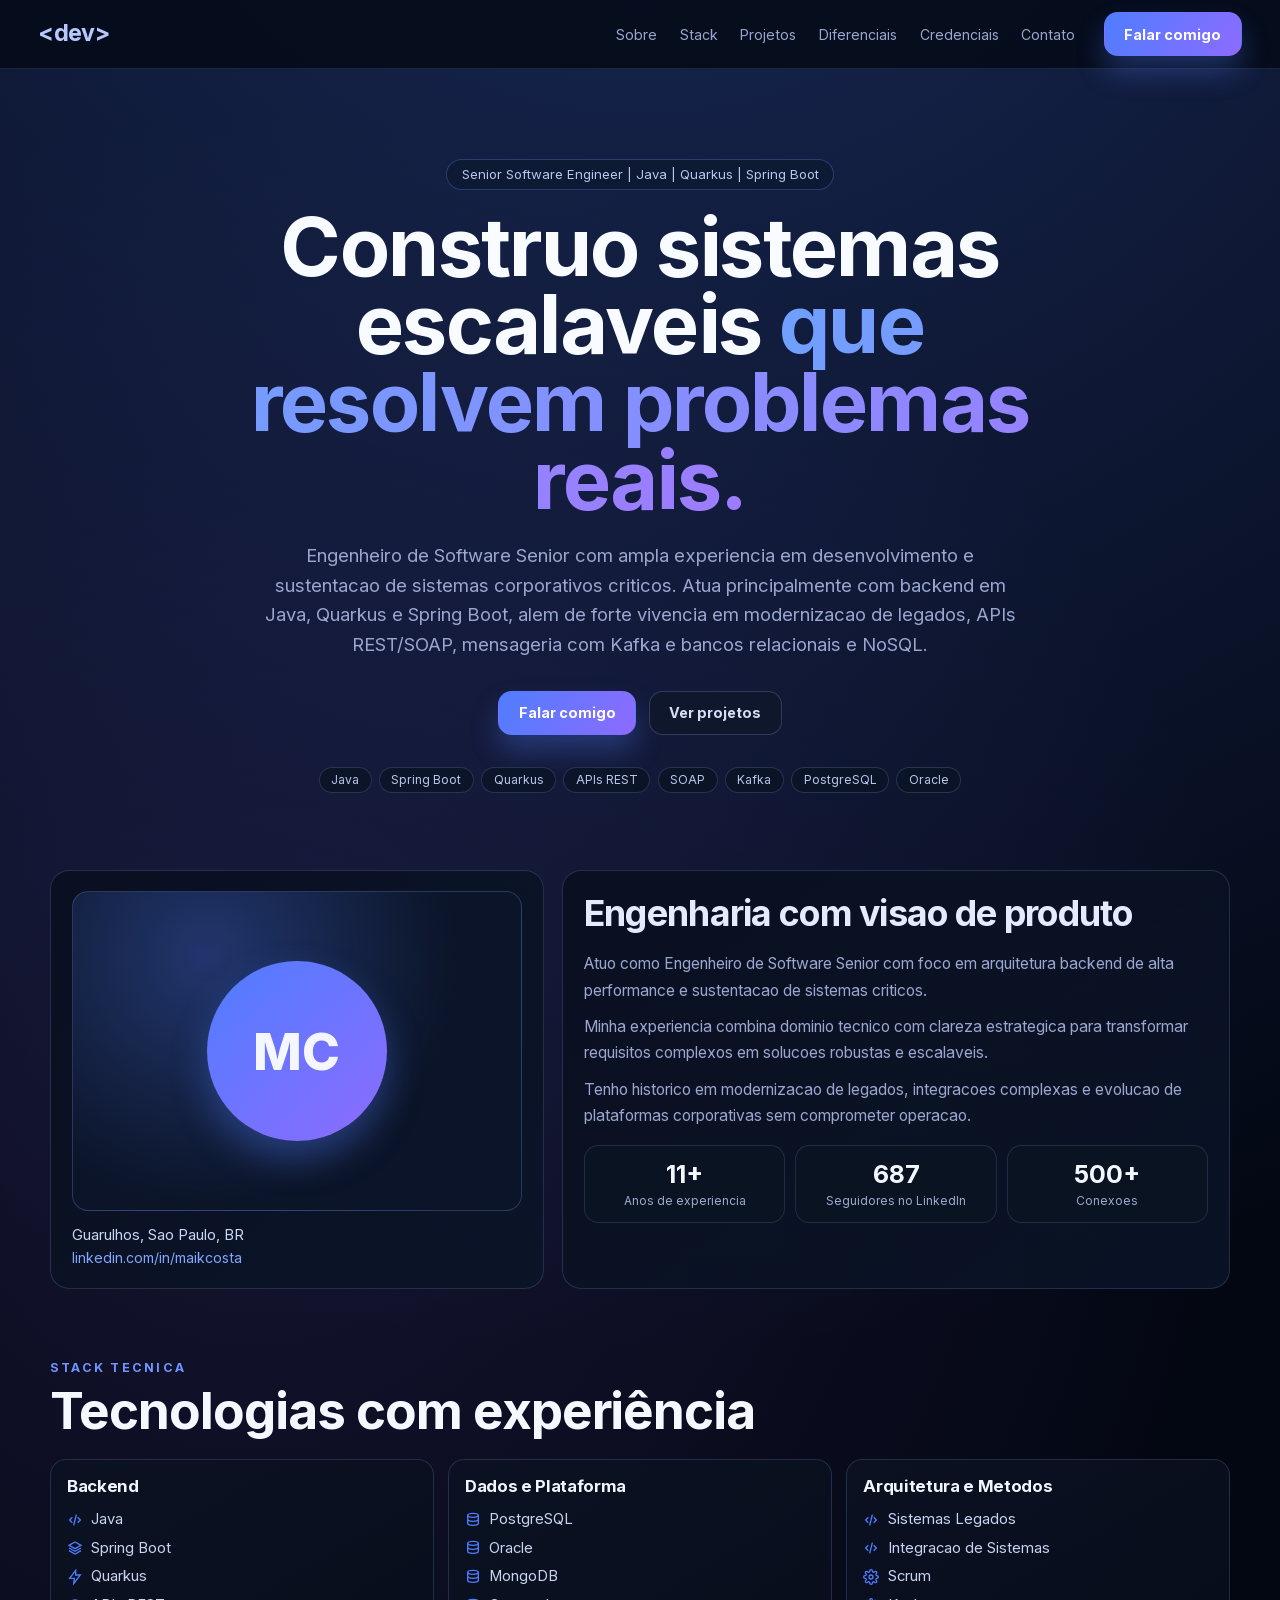
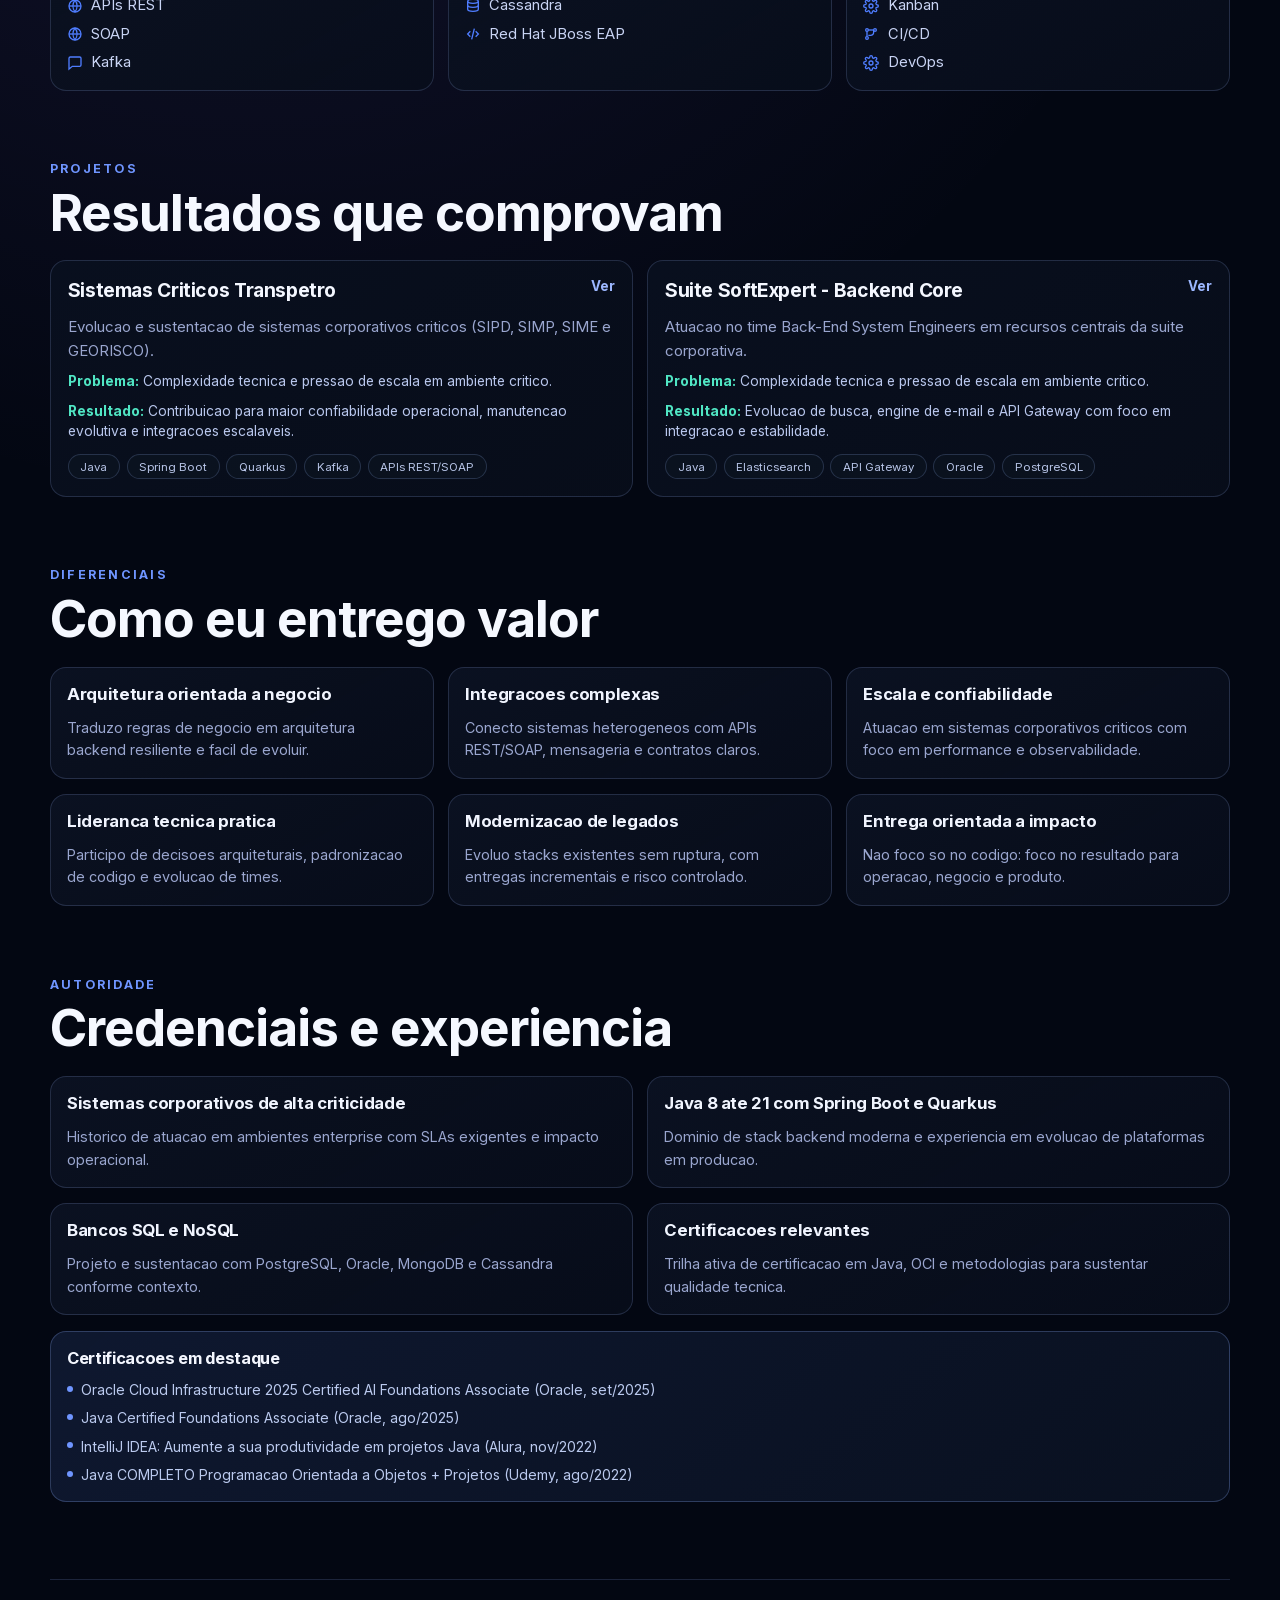
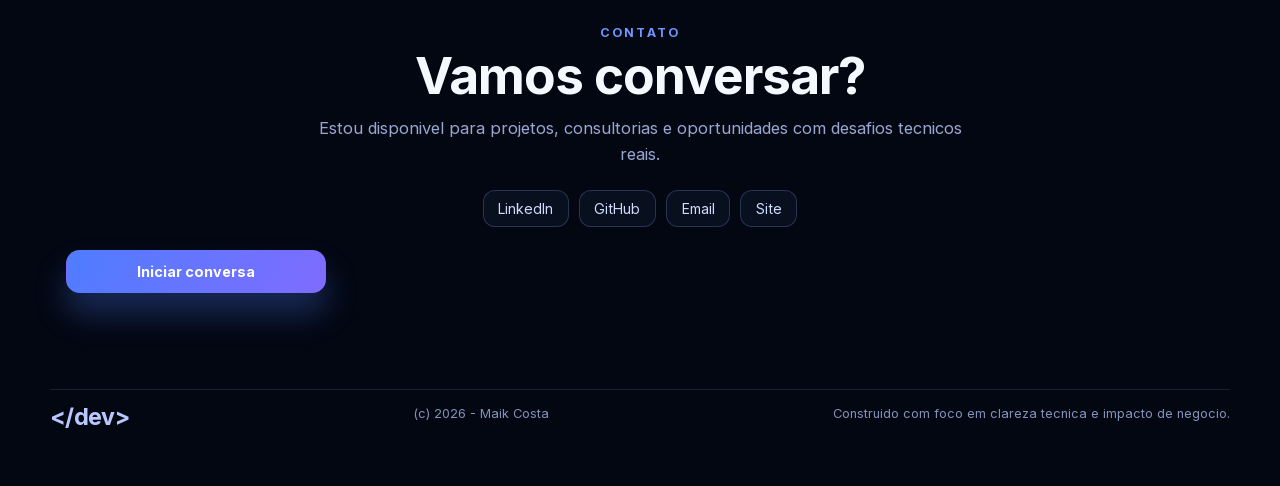
<file: index.html>
<!DOCTYPE html><!--U6UcFWZ_RxDl7Aa_qv_Wx--><html lang="pt-BR"><head><meta charSet="utf-8"/><meta name="viewport" content="width=device-width, initial-scale=1"/><link rel="preload" href="/_next/static/media/70bc3e132a0a741e-s.p.15008bfb.woff2" as="font" crossorigin="" type="font/woff2"/><link rel="preload" href="/_next/static/media/83afe278b6a6bb3c-s.p.3a6ba036.woff2" as="font" crossorigin="" type="font/woff2"/><link rel="stylesheet" href="/_next/static/chunks/51943c7dafcf0f95.css" data-precedence="next"/><link rel="preload" as="script" fetchPriority="low" href="/_next/static/chunks/465f799faf41e6df.js"/><script src="/_next/static/chunks/f2f58a7e93290fbb.js" async=""></script><script src="/_next/static/chunks/dd0f1427c023f099.js" async=""></script><script src="/_next/static/chunks/turbopack-6cf44a6621f324cd.js" async=""></script><script src="/_next/static/chunks/2f236954d6a65e12.js" async=""></script><meta name="next-size-adjust" content=""/><title>Curriculo | Portfolio</title><meta name="description" content="Curriculo moderno e chamativo com foco em impacto e clareza."/><script src="/_next/static/chunks/a6dad97d9634a72d.js" noModule=""></script></head><body class="inter_3645cf4d-module__-KQRRa__variable jetbrains_mono_dc177b0e-module__78ed6G__variable antialiased"><div hidden=""><!--$--><!--/$--></div><div aria-hidden="true" class="pointer-events-none fixed inset-0 -z-10 overflow-hidden"><div class="absolute inset-0 bg-grid opacity-[0.35]"></div><div class="float-orb absolute -top-40 right-[-10%] h-[320px] w-[320px] rounded-full bg-[radial-gradient(circle_at_center,rgba(255,111,60,0.35),transparent_70%)] blur-3xl"></div><div class="float-orb float-orb-slow absolute bottom-[-120px] left-[-10%] h-[380px] w-[380px] rounded-full bg-[radial-gradient(circle_at_center,rgba(47,128,237,0.25),transparent_70%)] blur-3xl"></div></div><div class="relative z-10"><main class="page-shell"><header class="site-header reveal" style="--delay:0.02s"><div class="site-header-inner"><a href="#sobre" class="brand dev-tag">&lt;dev&gt;</a><nav class="site-nav"><a href="#sobre" class="nav-item">Sobre</a><a href="#stack" class="nav-item">Stack</a><a href="#projetos" class="nav-item">Projetos</a><a href="#diferenciais" class="nav-item">Diferenciais</a><a href="#credenciais" class="nav-item">Credenciais</a><a href="#contato" class="nav-item">Contato</a></nav><a class="btn btn-primary hidden md-inline" href="mailto:maikcosta@gmail.com">Falar comigo</a></div></header><section id="sobre" class="hero reveal" style="--delay:0.08s"><span class="hero-badge">Senior Software Engineer | Java | Quarkus | Spring Boot</span><h1 class="hero-title">Construo sistemas escalaveis<span> que resolvem problemas reais.</span></h1><p class="hero-description">Engenheiro de Software Senior com ampla experiencia em desenvolvimento e sustentacao de sistemas corporativos criticos. Atua principalmente com backend em Java, Quarkus e Spring Boot, alem de forte vivencia em modernizacao de legados, APIs REST/SOAP, mensageria com Kafka e bancos relacionais e NoSQL.</p><div class="hero-actions"><a class="btn btn-primary" href="mailto:maikcosta@gmail.com">Falar comigo</a><a class="btn btn-secondary" href="#projetos">Ver projetos</a></div><div class="tech-pills"><span class="pill">Java</span><span class="pill">Spring Boot</span><span class="pill">Quarkus</span><span class="pill">APIs REST</span><span class="pill">SOAP</span><span class="pill">Kafka</span><span class="pill">PostgreSQL</span><span class="pill">Oracle</span></div></section><section class="about-section reveal" style="--delay:0.14s"><article class="about-profile"><div class="avatar-shell"><div class="avatar-core">MC</div></div><p class="about-location">Guarulhos, Sao Paulo, BR</p><a href="https://www.linkedin.com/in/maikcosta/" target="_blank" rel="noreferrer" class="inline-link">linkedin.com/in/maikcosta</a></article><article class="about-content"><h2>Engenharia com visao de produto</h2><p>Atuo como Engenheiro de Software Senior com foco em arquitetura backend de alta performance e sustentacao de sistemas criticos.</p><p>Minha experiencia combina dominio tecnico com clareza estrategica para transformar requisitos complexos em solucoes robustas e escalaveis.</p><p>Tenho historico em modernizacao de legados, integracoes complexas e evolucao de plataformas corporativas sem comprometer operacao.</p><div class="kpi-grid"><div class="kpi-card reveal" style="--delay:0.2s"><strong>11+</strong><span>Anos de experiencia</span></div><div class="kpi-card reveal" style="--delay:0.25s"><strong>687</strong><span>Seguidores no LinkedIn</span></div><div class="kpi-card reveal" style="--delay:0.30000000000000004s"><strong>500+</strong><span>Conexoes</span></div></div></article></section><section id="stack" class="content-section"><div class="section-head"><span>Stack tecnica</span><h2>Tecnologias com experiência</h2></div><div class="stack-grid"><article class="glass-card reveal" style="--delay:0.08s"><h3>Backend</h3><ul class="line-list"><li><span class="line-icon" aria-hidden="true"><svg viewBox="0 0 24 24" fill="none" stroke="currentColor" stroke-width="2"><path d="M8 16L4 12l4-4"></path><path d="M16 8l4 4-4 4"></path><path d="M14 4l-4 16"></path></svg></span><span>Java</span></li><li><span class="line-icon" aria-hidden="true"><svg viewBox="0 0 24 24" fill="none" stroke="currentColor" stroke-width="2"><path d="M12 3l9 5-9 5-9-5 9-5z"></path><path d="M3 12l9 5 9-5"></path><path d="M3 16l9 5 9-5"></path></svg></span><span>Spring Boot</span></li><li><span class="line-icon" aria-hidden="true"><svg viewBox="0 0 24 24" fill="none" stroke="currentColor" stroke-width="2"><path d="M13 2L4 14h7l-1 8 10-13h-7l0-7z"></path></svg></span><span>Quarkus</span></li><li><span class="line-icon" aria-hidden="true"><svg viewBox="0 0 24 24" fill="none" stroke="currentColor" stroke-width="2"><circle cx="12" cy="12" r="9"></circle><path d="M3 12h18"></path><path d="M12 3a15 15 0 0 1 0 18"></path><path d="M12 3a15 15 0 0 0 0 18"></path></svg></span><span>APIs REST</span></li><li><span class="line-icon" aria-hidden="true"><svg viewBox="0 0 24 24" fill="none" stroke="currentColor" stroke-width="2"><circle cx="12" cy="12" r="9"></circle><path d="M3 12h18"></path><path d="M12 3a15 15 0 0 1 0 18"></path><path d="M12 3a15 15 0 0 0 0 18"></path></svg></span><span>SOAP</span></li><li><span class="line-icon" aria-hidden="true"><svg viewBox="0 0 24 24" fill="none" stroke="currentColor" stroke-width="2"><path d="M21 15a2 2 0 0 1-2 2H8l-5 4V5a2 2 0 0 1 2-2h14a2 2 0 0 1 2 2z"></path></svg></span><span>Kafka</span></li></ul></article><article class="glass-card reveal" style="--delay:0.14s"><h3>Dados e Plataforma</h3><ul class="line-list"><li><span class="line-icon" aria-hidden="true"><svg viewBox="0 0 24 24" fill="none" stroke="currentColor" stroke-width="2"><ellipse cx="12" cy="5" rx="8" ry="3"></ellipse><path d="M4 5v6c0 1.7 3.6 3 8 3s8-1.3 8-3V5"></path><path d="M4 11v6c0 1.7 3.6 3 8 3s8-1.3 8-3v-6"></path></svg></span><span>PostgreSQL</span></li><li><span class="line-icon" aria-hidden="true"><svg viewBox="0 0 24 24" fill="none" stroke="currentColor" stroke-width="2"><ellipse cx="12" cy="5" rx="8" ry="3"></ellipse><path d="M4 5v6c0 1.7 3.6 3 8 3s8-1.3 8-3V5"></path><path d="M4 11v6c0 1.7 3.6 3 8 3s8-1.3 8-3v-6"></path></svg></span><span>Oracle</span></li><li><span class="line-icon" aria-hidden="true"><svg viewBox="0 0 24 24" fill="none" stroke="currentColor" stroke-width="2"><ellipse cx="12" cy="5" rx="8" ry="3"></ellipse><path d="M4 5v6c0 1.7 3.6 3 8 3s8-1.3 8-3V5"></path><path d="M4 11v6c0 1.7 3.6 3 8 3s8-1.3 8-3v-6"></path></svg></span><span>MongoDB</span></li><li><span class="line-icon" aria-hidden="true"><svg viewBox="0 0 24 24" fill="none" stroke="currentColor" stroke-width="2"><ellipse cx="12" cy="5" rx="8" ry="3"></ellipse><path d="M4 5v6c0 1.7 3.6 3 8 3s8-1.3 8-3V5"></path><path d="M4 11v6c0 1.7 3.6 3 8 3s8-1.3 8-3v-6"></path></svg></span><span>Cassandra</span></li><li><span class="line-icon" aria-hidden="true"><svg viewBox="0 0 24 24" fill="none" stroke="currentColor" stroke-width="2"><path d="M8 16L4 12l4-4"></path><path d="M16 8l4 4-4 4"></path><path d="M14 4l-4 16"></path></svg></span><span>Red Hat JBoss EAP</span></li></ul></article><article class="glass-card reveal" style="--delay:0.2s"><h3>Arquitetura e Metodos</h3><ul class="line-list"><li><span class="line-icon" aria-hidden="true"><svg viewBox="0 0 24 24" fill="none" stroke="currentColor" stroke-width="2"><path d="M8 16L4 12l4-4"></path><path d="M16 8l4 4-4 4"></path><path d="M14 4l-4 16"></path></svg></span><span>Sistemas Legados</span></li><li><span class="line-icon" aria-hidden="true"><svg viewBox="0 0 24 24" fill="none" stroke="currentColor" stroke-width="2"><path d="M8 16L4 12l4-4"></path><path d="M16 8l4 4-4 4"></path><path d="M14 4l-4 16"></path></svg></span><span>Integracao de Sistemas</span></li><li><span class="line-icon" aria-hidden="true"><svg viewBox="0 0 24 24" fill="none" stroke="currentColor" stroke-width="2"><circle cx="12" cy="12" r="3"></circle><path d="M19.4 15a1.7 1.7 0 0 0 .3 1.8l.1.1a2 2 0 1 1-2.8 2.8l-.1-.1a1.7 1.7 0 0 0-1.8-.3 1.7 1.7 0 0 0-1 1.5V21a2 2 0 1 1-4 0v-.2a1.7 1.7 0 0 0-1-1.5 1.7 1.7 0 0 0-1.8.3l-.1.1a2 2 0 1 1-2.8-2.8l.1-.1a1.7 1.7 0 0 0 .3-1.8 1.7 1.7 0 0 0-1.5-1H3a2 2 0 1 1 0-4h.2a1.7 1.7 0 0 0 1.5-1 1.7 1.7 0 0 0-.3-1.8l-.1-.1a2 2 0 1 1 2.8-2.8l.1.1a1.7 1.7 0 0 0 1.8.3h.1a1.7 1.7 0 0 0 1-1.5V3a2 2 0 1 1 4 0v.2a1.7 1.7 0 0 0 1 1.5h.1a1.7 1.7 0 0 0 1.8-.3l.1-.1a2 2 0 1 1 2.8 2.8l-.1.1a1.7 1.7 0 0 0-.3 1.8v.1a1.7 1.7 0 0 0 1.5 1H21a2 2 0 1 1 0 4h-.2a1.7 1.7 0 0 0-1.4 1z"></path></svg></span><span>Scrum</span></li><li><span class="line-icon" aria-hidden="true"><svg viewBox="0 0 24 24" fill="none" stroke="currentColor" stroke-width="2"><circle cx="12" cy="12" r="3"></circle><path d="M19.4 15a1.7 1.7 0 0 0 .3 1.8l.1.1a2 2 0 1 1-2.8 2.8l-.1-.1a1.7 1.7 0 0 0-1.8-.3 1.7 1.7 0 0 0-1 1.5V21a2 2 0 1 1-4 0v-.2a1.7 1.7 0 0 0-1-1.5 1.7 1.7 0 0 0-1.8.3l-.1.1a2 2 0 1 1-2.8-2.8l.1-.1a1.7 1.7 0 0 0 .3-1.8 1.7 1.7 0 0 0-1.5-1H3a2 2 0 1 1 0-4h.2a1.7 1.7 0 0 0 1.5-1 1.7 1.7 0 0 0-.3-1.8l-.1-.1a2 2 0 1 1 2.8-2.8l.1.1a1.7 1.7 0 0 0 1.8.3h.1a1.7 1.7 0 0 0 1-1.5V3a2 2 0 1 1 4 0v.2a1.7 1.7 0 0 0 1 1.5h.1a1.7 1.7 0 0 0 1.8-.3l.1-.1a2 2 0 1 1 2.8 2.8l-.1.1a1.7 1.7 0 0 0-.3 1.8v.1a1.7 1.7 0 0 0 1.5 1H21a2 2 0 1 1 0 4h-.2a1.7 1.7 0 0 0-1.4 1z"></path></svg></span><span>Kanban</span></li><li><span class="line-icon" aria-hidden="true"><svg viewBox="0 0 24 24" fill="none" stroke="currentColor" stroke-width="2"><circle cx="6" cy="6" r="2"></circle><circle cx="18" cy="6" r="2"></circle><circle cx="6" cy="18" r="2"></circle><path d="M8 6h8"></path><path d="M6 8v8"></path><path d="M16 6v3a5 5 0 0 1-5 5H8"></path></svg></span><span>CI/CD</span></li><li><span class="line-icon" aria-hidden="true"><svg viewBox="0 0 24 24" fill="none" stroke="currentColor" stroke-width="2"><circle cx="12" cy="12" r="3"></circle><path d="M19.4 15a1.7 1.7 0 0 0 .3 1.8l.1.1a2 2 0 1 1-2.8 2.8l-.1-.1a1.7 1.7 0 0 0-1.8-.3 1.7 1.7 0 0 0-1 1.5V21a2 2 0 1 1-4 0v-.2a1.7 1.7 0 0 0-1-1.5 1.7 1.7 0 0 0-1.8.3l-.1.1a2 2 0 1 1-2.8-2.8l.1-.1a1.7 1.7 0 0 0 .3-1.8 1.7 1.7 0 0 0-1.5-1H3a2 2 0 1 1 0-4h.2a1.7 1.7 0 0 0 1.5-1 1.7 1.7 0 0 0-.3-1.8l-.1-.1a2 2 0 1 1 2.8-2.8l.1.1a1.7 1.7 0 0 0 1.8.3h.1a1.7 1.7 0 0 0 1-1.5V3a2 2 0 1 1 4 0v.2a1.7 1.7 0 0 0 1 1.5h.1a1.7 1.7 0 0 0 1.8-.3l.1-.1a2 2 0 1 1 2.8 2.8l-.1.1a1.7 1.7 0 0 0-.3 1.8v.1a1.7 1.7 0 0 0 1.5 1H21a2 2 0 1 1 0 4h-.2a1.7 1.7 0 0 0-1.4 1z"></path></svg></span><span>DevOps</span></li></ul></article></div></section><section id="projetos" class="content-section"><div class="section-head"><span>Projetos</span><h2>Resultados que comprovam</h2></div><div class="project-grid"><article class="project-card reveal" style="--delay:0.1s"><div class="project-top"><h3>Sistemas Criticos Transpetro</h3><a href="https://www.linkedin.com/in/maikcosta/" target="_blank" rel="noreferrer">Ver</a></div><p class="project-paragraph">Evolucao e sustentacao de sistemas corporativos criticos (SIPD, SIMP, SIME e GEORISCO).</p><p class="project-label"><span>Problema:</span> Complexidade tecnica e pressao de escala em ambiente critico.</p><p class="project-label"><span>Resultado:</span> <!-- -->Contribuicao para maior confiabilidade operacional, manutencao evolutiva e integracoes escalaveis.</p><div class="tag-row"><span class="pill subtle">Java</span><span class="pill subtle">Spring Boot</span><span class="pill subtle">Quarkus</span><span class="pill subtle">Kafka</span><span class="pill subtle">APIs REST/SOAP</span></div></article><article class="project-card reveal" style="--delay:0.18s"><div class="project-top"><h3>Suite SoftExpert - Backend Core</h3><a href="https://www.linkedin.com/in/maikcosta/" target="_blank" rel="noreferrer">Ver</a></div><p class="project-paragraph">Atuacao no time Back-End System Engineers em recursos centrais da suite corporativa.</p><p class="project-label"><span>Problema:</span> Complexidade tecnica e pressao de escala em ambiente critico.</p><p class="project-label"><span>Resultado:</span> <!-- -->Evolucao de busca, engine de e-mail e API Gateway com foco em integracao e estabilidade.</p><div class="tag-row"><span class="pill subtle">Java</span><span class="pill subtle">Elasticsearch</span><span class="pill subtle">API Gateway</span><span class="pill subtle">Oracle</span><span class="pill subtle">PostgreSQL</span></div></article></div></section><section id="diferenciais" class="content-section"><div class="section-head"><span>Diferenciais</span><h2>Como eu entrego valor</h2></div><div class="card-grid"><article class="glass-card reveal" style="--delay:0.08s"><h3>Arquitetura orientada a negocio</h3><p>Traduzo regras de negocio em arquitetura backend resiliente e facil de evoluir.</p></article><article class="glass-card reveal" style="--delay:0.13s"><h3>Integracoes complexas</h3><p>Conecto sistemas heterogeneos com APIs REST/SOAP, mensageria e contratos claros.</p></article><article class="glass-card reveal" style="--delay:0.18s"><h3>Escala e confiabilidade</h3><p>Atuacao em sistemas corporativos criticos com foco em performance e observabilidade.</p></article><article class="glass-card reveal" style="--delay:0.23000000000000004s"><h3>Lideranca tecnica pratica</h3><p>Participo de decisoes arquiteturais, padronizacao de codigo e evolucao de times.</p></article><article class="glass-card reveal" style="--delay:0.28s"><h3>Modernizacao de legados</h3><p>Evoluo stacks existentes sem ruptura, com entregas incrementais e risco controlado.</p></article><article class="glass-card reveal" style="--delay:0.33s"><h3>Entrega orientada a impacto</h3><p>Nao foco so no codigo: foco no resultado para operacao, negocio e produto.</p></article></div></section><section id="credenciais" class="content-section"><div class="section-head"><span>Autoridade</span><h2>Credenciais e experiencia</h2></div><div class="card-grid compact"><article class="glass-card reveal" style="--delay:0.08s"><h3>Sistemas corporativos de alta criticidade</h3><p>Historico de atuacao em ambientes enterprise com SLAs exigentes e impacto operacional.</p></article><article class="glass-card reveal" style="--delay:0.13s"><h3>Java 8 ate 21 com Spring Boot e Quarkus</h3><p>Dominio de stack backend moderna e experiencia em evolucao de plataformas em producao.</p></article><article class="glass-card reveal" style="--delay:0.18s"><h3>Bancos SQL e NoSQL</h3><p>Projeto e sustentacao com PostgreSQL, Oracle, MongoDB e Cassandra conforme contexto.</p></article><article class="glass-card reveal" style="--delay:0.23000000000000004s"><h3>Certificacoes relevantes</h3><p>Trilha ativa de certificacao em Java, OCI e metodologias para sustentar qualidade tecnica.</p></article></div><div class="cert-shell reveal" style="--delay:0.24s"><h3>Certificacoes em destaque</h3><ul><li>Oracle Cloud Infrastructure 2025 Certified AI Foundations Associate (Oracle, set/2025)</li><li>Java Certified Foundations Associate (Oracle, ago/2025)</li><li>IntelliJ IDEA: Aumente a sua produtividade em projetos Java (Alura, nov/2022)</li><li>Java COMPLETO Programacao Orientada a Objetos + Projetos (Udemy, ago/2022)</li></ul></div></section><section id="contato" class="contact-section reveal" style="--delay:0.12s"><div class="section-head centered"><span>Contato</span><h2>Vamos conversar?</h2><p>Estou disponivel para projetos, consultorias e oportunidades com desafios tecnicos reais.</p></div><div class="contact-links"><a href="https://www.linkedin.com/in/maikcosta/" target="_blank" rel="noreferrer">LinkedIn</a><a href="https://github.com/maikcosta" target="_blank" rel="noreferrer">GitHub</a><a href="mailto:maikcosta@gmail.com">Email</a><a href="https://maikcosta.github.io/" target="_blank" rel="noreferrer">Site</a></div><a class="btn btn-cta" href="mailto:maikcosta@gmail.com">Iniciar conversa</a></section><footer class="site-footer"><span class="footer-end-tag dev-tag">&lt;/dev&gt;</span><span>(c) 2026 - Maik Costa</span><span>Construido com foco em clareza tecnica e impacto de negocio.</span></footer></main><!--$--><!--/$--></div><script src="/_next/static/chunks/465f799faf41e6df.js" id="_R_" async=""></script><script>(self.__next_f=self.__next_f||[]).push([0])</script><script>self.__next_f.push([1,"1:\"$Sreact.fragment\"\n2:I[39756,[\"/_next/static/chunks/2f236954d6a65e12.js\"],\"default\"]\n3:I[37457,[\"/_next/static/chunks/2f236954d6a65e12.js\"],\"default\"]\nf:I[68027,[\"/_next/static/chunks/2f236954d6a65e12.js\"],\"default\"]\n:HL[\"/_next/static/chunks/51943c7dafcf0f95.css\",\"style\"]\n:HL[\"/_next/static/media/70bc3e132a0a741e-s.p.15008bfb.woff2\",\"font\",{\"crossOrigin\":\"\",\"type\":\"font/woff2\"}]\n:HL[\"/_next/static/media/83afe278b6a6bb3c-s.p.3a6ba036.woff2\",\"font\",{\"crossOrigin\":\"\",\"type\":\"font/woff2\"}]\n"])</script><script>self.__next_f.push([1,"0:{\"P\":null,\"b\":\"U6UcFWZ_RxDl7Aa_qv-Wx\",\"c\":[\"\",\"\"],\"q\":\"\",\"i\":false,\"f\":[[[\"\",{\"children\":[\"__PAGE__\",{}]},\"$undefined\",\"$undefined\",true],[[\"$\",\"$1\",\"c\",{\"children\":[[[\"$\",\"link\",\"0\",{\"rel\":\"stylesheet\",\"href\":\"/_next/static/chunks/51943c7dafcf0f95.css\",\"precedence\":\"next\",\"crossOrigin\":\"$undefined\",\"nonce\":\"$undefined\"}]],[\"$\",\"html\",null,{\"lang\":\"pt-BR\",\"children\":[\"$\",\"body\",null,{\"className\":\"inter_3645cf4d-module__-KQRRa__variable jetbrains_mono_dc177b0e-module__78ed6G__variable antialiased\",\"children\":[[\"$\",\"div\",null,{\"aria-hidden\":true,\"className\":\"pointer-events-none fixed inset-0 -z-10 overflow-hidden\",\"children\":[[\"$\",\"div\",null,{\"className\":\"absolute inset-0 bg-grid opacity-[0.35]\"}],[\"$\",\"div\",null,{\"className\":\"float-orb absolute -top-40 right-[-10%] h-[320px] w-[320px] rounded-full bg-[radial-gradient(circle_at_center,rgba(255,111,60,0.35),transparent_70%)] blur-3xl\"}],[\"$\",\"div\",null,{\"className\":\"float-orb float-orb-slow absolute bottom-[-120px] left-[-10%] h-[380px] w-[380px] rounded-full bg-[radial-gradient(circle_at_center,rgba(47,128,237,0.25),transparent_70%)] blur-3xl\"}]]}],[\"$\",\"div\",null,{\"className\":\"relative z-10\",\"children\":[\"$\",\"$L2\",null,{\"parallelRouterKey\":\"children\",\"error\":\"$undefined\",\"errorStyles\":\"$undefined\",\"errorScripts\":\"$undefined\",\"template\":[\"$\",\"$L3\",null,{}],\"templateStyles\":\"$undefined\",\"templateScripts\":\"$undefined\",\"notFound\":[[[\"$\",\"title\",null,{\"children\":\"404: This page could not be found.\"}],[\"$\",\"div\",null,{\"style\":{\"fontFamily\":\"system-ui,\\\"Segoe UI\\\",Roboto,Helvetica,Arial,sans-serif,\\\"Apple Color Emoji\\\",\\\"Segoe UI Emoji\\\"\",\"height\":\"100vh\",\"textAlign\":\"center\",\"display\":\"flex\",\"flexDirection\":\"column\",\"alignItems\":\"center\",\"justifyContent\":\"center\"},\"children\":[\"$\",\"div\",null,{\"children\":[[\"$\",\"style\",null,{\"dangerouslySetInnerHTML\":{\"__html\":\"body{color:#000;background:#fff;margin:0}.next-error-h1{border-right:1px solid rgba(0,0,0,.3)}@media (prefers-color-scheme:dark){body{color:#fff;background:#000}.next-error-h1{border-right:1px solid rgba(255,255,255,.3)}}\"}}],[\"$\",\"h1\",null,{\"className\":\"next-error-h1\",\"style\":{\"display\":\"inline-block\",\"margin\":\"0 20px 0 0\",\"padding\":\"0 23px 0 0\",\"fontSize\":24,\"fontWeight\":500,\"verticalAlign\":\"top\",\"lineHeight\":\"49px\"},\"children\":404}],[\"$\",\"div\",null,{\"style\":{\"display\":\"inline-block\"},\"children\":[\"$\",\"h2\",null,{\"style\":{\"fontSize\":14,\"fontWeight\":400,\"lineHeight\":\"49px\",\"margin\":0},\"children\":\"This page could not be found.\"}]}]]}]}]],[]],\"forbidden\":\"$undefined\",\"unauthorized\":\"$undefined\"}]}]]}]}]]}],{\"children\":[[\"$\",\"$1\",\"c\",{\"children\":[[\"$\",\"main\",null,{\"className\":\"page-shell\",\"children\":[[\"$\",\"header\",null,{\"className\":\"site-header reveal\",\"style\":{\"--delay\":\"0.02s\"},\"children\":[\"$\",\"div\",null,{\"className\":\"site-header-inner\",\"children\":[[\"$\",\"a\",null,{\"href\":\"#sobre\",\"className\":\"brand dev-tag\",\"children\":\"\u003cdev\u003e\"}],[\"$\",\"nav\",null,{\"className\":\"site-nav\",\"children\":[[\"$\",\"a\",\"#sobre\",{\"href\":\"#sobre\",\"className\":\"nav-item\",\"children\":\"Sobre\"}],[\"$\",\"a\",\"#stack\",{\"href\":\"#stack\",\"className\":\"nav-item\",\"children\":\"Stack\"}],[\"$\",\"a\",\"#projetos\",{\"href\":\"#projetos\",\"className\":\"nav-item\",\"children\":\"Projetos\"}],[\"$\",\"a\",\"#diferenciais\",{\"href\":\"#diferenciais\",\"className\":\"nav-item\",\"children\":\"Diferenciais\"}],[\"$\",\"a\",\"#credenciais\",{\"href\":\"#credenciais\",\"className\":\"nav-item\",\"children\":\"Credenciais\"}],[\"$\",\"a\",\"#contato\",{\"href\":\"#contato\",\"className\":\"nav-item\",\"children\":\"Contato\"}]]}],[\"$\",\"a\",null,{\"className\":\"btn btn-primary hidden md-inline\",\"href\":\"mailto:maikcosta@gmail.com\",\"children\":\"Falar comigo\"}]]}]}],[\"$\",\"section\",null,{\"id\":\"sobre\",\"className\":\"hero reveal\",\"style\":{\"--delay\":\"0.08s\"},\"children\":[[\"$\",\"span\",null,{\"className\":\"hero-badge\",\"children\":\"Senior Software Engineer | Java | Quarkus | Spring Boot\"}],[\"$\",\"h1\",null,{\"className\":\"hero-title\",\"children\":[\"Construo sistemas escalaveis\",[\"$\",\"span\",null,{\"children\":\" que resolvem problemas reais.\"}]]}],[\"$\",\"p\",null,{\"className\":\"hero-description\",\"children\":\"Engenheiro de Software Senior com ampla experiencia em desenvolvimento e sustentacao de sistemas corporativos criticos. Atua principalmente com backend em Java, Quarkus e Spring Boot, alem de forte vivencia em modernizacao de legados, APIs REST/SOAP, mensageria com Kafka e bancos relacionais e NoSQL.\"}],[\"$\",\"div\",null,{\"className\":\"hero-actions\",\"children\":[[\"$\",\"a\",null,{\"className\":\"btn btn-primary\",\"href\":\"mailto:maikcosta@gmail.com\",\"children\":\"Falar comigo\"}],\"$L4\"]}],\"$L5\"]}],\"$L6\",\"$L7\",\"$L8\",\"$L9\",\"$La\",\"$Lb\",\"$Lc\"]}],null,\"$Ld\"]}],{},null,false,false]},null,false,false],\"$Le\",false]],\"m\":\"$undefined\",\"G\":[\"$f\",[]],\"S\":true}\n"])</script><script>self.__next_f.push([1,"12:I[97367,[\"/_next/static/chunks/2f236954d6a65e12.js\"],\"OutletBoundary\"]\n13:\"$Sreact.suspense\"\n15:I[97367,[\"/_next/static/chunks/2f236954d6a65e12.js\"],\"ViewportBoundary\"]\n17:I[97367,[\"/_next/static/chunks/2f236954d6a65e12.js\"],\"MetadataBoundary\"]\n4:[\"$\",\"a\",null,{\"className\":\"btn btn-secondary\",\"href\":\"#projetos\",\"children\":\"Ver projetos\"}]\n5:[\"$\",\"div\",null,{\"className\":\"tech-pills\",\"children\":[[\"$\",\"span\",\"Java\",{\"className\":\"pill\",\"children\":\"Java\"}],[\"$\",\"span\",\"Spring Boot\",{\"className\":\"pill\",\"children\":\"Spring Boot\"}],[\"$\",\"span\",\"Quarkus\",{\"className\":\"pill\",\"children\":\"Quarkus\"}],[\"$\",\"span\",\"APIs REST\",{\"className\":\"pill\",\"children\":\"APIs REST\"}],[\"$\",\"span\",\"SOAP\",{\"className\":\"pill\",\"children\":\"SOAP\"}],[\"$\",\"span\",\"Kafka\",{\"className\":\"pill\",\"children\":\"Kafka\"}],[\"$\",\"span\",\"PostgreSQL\",{\"className\":\"pill\",\"children\":\"PostgreSQL\"}],[\"$\",\"span\",\"Oracle\",{\"className\":\"pill\",\"children\":\"Oracle\"}]]}]\n"])</script><script>self.__next_f.push([1,"6:[\"$\",\"section\",null,{\"className\":\"about-section reveal\",\"style\":{\"--delay\":\"0.14s\"},\"children\":[[\"$\",\"article\",null,{\"className\":\"about-profile\",\"children\":[[\"$\",\"div\",null,{\"className\":\"avatar-shell\",\"children\":[\"$\",\"div\",null,{\"className\":\"avatar-core\",\"children\":\"MC\"}]}],[\"$\",\"p\",null,{\"className\":\"about-location\",\"children\":\"Guarulhos, Sao Paulo, BR\"}],[\"$\",\"a\",null,{\"href\":\"https://www.linkedin.com/in/maikcosta/\",\"target\":\"_blank\",\"rel\":\"noreferrer\",\"className\":\"inline-link\",\"children\":\"linkedin.com/in/maikcosta\"}]]}],[\"$\",\"article\",null,{\"className\":\"about-content\",\"children\":[[\"$\",\"h2\",null,{\"children\":\"Engenharia com visao de produto\"}],[\"$\",\"p\",null,{\"children\":\"Atuo como Engenheiro de Software Senior com foco em arquitetura backend de alta performance e sustentacao de sistemas criticos.\"}],[\"$\",\"p\",null,{\"children\":\"Minha experiencia combina dominio tecnico com clareza estrategica para transformar requisitos complexos em solucoes robustas e escalaveis.\"}],[\"$\",\"p\",null,{\"children\":\"Tenho historico em modernizacao de legados, integracoes complexas e evolucao de plataformas corporativas sem comprometer operacao.\"}],[\"$\",\"div\",null,{\"className\":\"kpi-grid\",\"children\":[[\"$\",\"div\",\"Anos de experiencia\",{\"className\":\"kpi-card reveal\",\"style\":{\"--delay\":\"0.2s\"},\"children\":[[\"$\",\"strong\",null,{\"children\":\"11+\"}],[\"$\",\"span\",null,{\"children\":\"Anos de experiencia\"}]]}],[\"$\",\"div\",\"Seguidores no LinkedIn\",{\"className\":\"kpi-card reveal\",\"style\":{\"--delay\":\"0.25s\"},\"children\":[[\"$\",\"strong\",null,{\"children\":\"687\"}],[\"$\",\"span\",null,{\"children\":\"Seguidores no LinkedIn\"}]]}],[\"$\",\"div\",\"Conexoes\",{\"className\":\"kpi-card reveal\",\"style\":{\"--delay\":\"0.30000000000000004s\"},\"children\":[[\"$\",\"strong\",null,{\"children\":\"500+\"}],[\"$\",\"span\",null,{\"children\":\"Conexoes\"}]]}]]}]]}]]}]\n"])</script><script>self.__next_f.push([1,"7:[\"$\",\"section\",null,{\"id\":\"stack\",\"className\":\"content-section\",\"children\":[[\"$\",\"div\",null,{\"className\":\"section-head\",\"children\":[[\"$\",\"span\",null,{\"children\":\"Stack tecnica\"}],[\"$\",\"h2\",null,{\"children\":\"Tecnologias com experiência\"}]]}],[\"$\",\"div\",null,{\"className\":\"stack-grid\",\"children\":[[\"$\",\"article\",\"Backend\",{\"className\":\"glass-card reveal\",\"style\":{\"--delay\":\"0.08s\"},\"children\":[[\"$\",\"h3\",null,{\"children\":\"Backend\"}],[\"$\",\"ul\",null,{\"className\":\"line-list\",\"children\":[[\"$\",\"li\",\"Java\",{\"children\":[[\"$\",\"span\",null,{\"className\":\"line-icon\",\"aria-hidden\":true,\"children\":[\"$\",\"svg\",null,{\"viewBox\":\"0 0 24 24\",\"fill\":\"none\",\"stroke\":\"currentColor\",\"strokeWidth\":\"2\",\"children\":[[\"$\",\"path\",null,{\"d\":\"M8 16L4 12l4-4\"}],[\"$\",\"path\",null,{\"d\":\"M16 8l4 4-4 4\"}],[\"$\",\"path\",null,{\"d\":\"M14 4l-4 16\"}]]}]}],[\"$\",\"span\",null,{\"children\":\"Java\"}]]}],[\"$\",\"li\",\"Spring Boot\",{\"children\":[[\"$\",\"span\",null,{\"className\":\"line-icon\",\"aria-hidden\":true,\"children\":[\"$\",\"svg\",null,{\"viewBox\":\"0 0 24 24\",\"fill\":\"none\",\"stroke\":\"currentColor\",\"strokeWidth\":\"2\",\"children\":[[\"$\",\"path\",null,{\"d\":\"M12 3l9 5-9 5-9-5 9-5z\"}],[\"$\",\"path\",null,{\"d\":\"M3 12l9 5 9-5\"}],[\"$\",\"path\",null,{\"d\":\"M3 16l9 5 9-5\"}]]}]}],[\"$\",\"span\",null,{\"children\":\"Spring Boot\"}]]}],[\"$\",\"li\",\"Quarkus\",{\"children\":[[\"$\",\"span\",null,{\"className\":\"line-icon\",\"aria-hidden\":true,\"children\":[\"$\",\"svg\",null,{\"viewBox\":\"0 0 24 24\",\"fill\":\"none\",\"stroke\":\"currentColor\",\"strokeWidth\":\"2\",\"children\":[\"$\",\"path\",null,{\"d\":\"M13 2L4 14h7l-1 8 10-13h-7l0-7z\"}]}]}],[\"$\",\"span\",null,{\"children\":\"Quarkus\"}]]}],[\"$\",\"li\",\"APIs REST\",{\"children\":[[\"$\",\"span\",null,{\"className\":\"line-icon\",\"aria-hidden\":true,\"children\":[\"$\",\"svg\",null,{\"viewBox\":\"0 0 24 24\",\"fill\":\"none\",\"stroke\":\"currentColor\",\"strokeWidth\":\"2\",\"children\":[[\"$\",\"circle\",null,{\"cx\":\"12\",\"cy\":\"12\",\"r\":\"9\"}],[\"$\",\"path\",null,{\"d\":\"M3 12h18\"}],[\"$\",\"path\",null,{\"d\":\"M12 3a15 15 0 0 1 0 18\"}],[\"$\",\"path\",null,{\"d\":\"M12 3a15 15 0 0 0 0 18\"}]]}]}],[\"$\",\"span\",null,{\"children\":\"APIs REST\"}]]}],[\"$\",\"li\",\"SOAP\",{\"children\":[[\"$\",\"span\",null,{\"className\":\"line-icon\",\"aria-hidden\":true,\"children\":[\"$\",\"svg\",null,{\"viewBox\":\"0 0 24 24\",\"fill\":\"none\",\"stroke\":\"currentColor\",\"strokeWidth\":\"2\",\"children\":[[\"$\",\"circle\",null,{\"cx\":\"12\",\"cy\":\"12\",\"r\":\"9\"}],[\"$\",\"path\",null,{\"d\":\"M3 12h18\"}],[\"$\",\"path\",null,{\"d\":\"M12 3a15 15 0 0 1 0 18\"}],[\"$\",\"path\",null,{\"d\":\"M12 3a15 15 0 0 0 0 18\"}]]}]}],[\"$\",\"span\",null,{\"children\":\"SOAP\"}]]}],[\"$\",\"li\",\"Kafka\",{\"children\":[[\"$\",\"span\",null,{\"className\":\"line-icon\",\"aria-hidden\":true,\"children\":[\"$\",\"svg\",null,{\"viewBox\":\"0 0 24 24\",\"fill\":\"none\",\"stroke\":\"currentColor\",\"strokeWidth\":\"2\",\"children\":[\"$\",\"path\",null,{\"d\":\"M21 15a2 2 0 0 1-2 2H8l-5 4V5a2 2 0 0 1 2-2h14a2 2 0 0 1 2 2z\"}]}]}],[\"$\",\"span\",null,{\"children\":\"Kafka\"}]]}]]}]]}],[\"$\",\"article\",\"Dados e Plataforma\",{\"className\":\"glass-card reveal\",\"style\":{\"--delay\":\"0.14s\"},\"children\":[[\"$\",\"h3\",null,{\"children\":\"Dados e Plataforma\"}],[\"$\",\"ul\",null,{\"className\":\"line-list\",\"children\":[[\"$\",\"li\",\"PostgreSQL\",{\"children\":[[\"$\",\"span\",null,{\"className\":\"line-icon\",\"aria-hidden\":true,\"children\":[\"$\",\"svg\",null,{\"viewBox\":\"0 0 24 24\",\"fill\":\"none\",\"stroke\":\"currentColor\",\"strokeWidth\":\"2\",\"children\":[[\"$\",\"ellipse\",null,{\"cx\":\"12\",\"cy\":\"5\",\"rx\":\"8\",\"ry\":\"3\"}],[\"$\",\"path\",null,{\"d\":\"M4 5v6c0 1.7 3.6 3 8 3s8-1.3 8-3V5\"}],[\"$\",\"path\",null,{\"d\":\"M4 11v6c0 1.7 3.6 3 8 3s8-1.3 8-3v-6\"}]]}]}],[\"$\",\"span\",null,{\"children\":\"PostgreSQL\"}]]}],[\"$\",\"li\",\"Oracle\",{\"children\":[[\"$\",\"span\",null,{\"className\":\"line-icon\",\"aria-hidden\":true,\"children\":[\"$\",\"svg\",null,{\"viewBox\":\"0 0 24 24\",\"fill\":\"none\",\"stroke\":\"currentColor\",\"strokeWidth\":\"2\",\"children\":[[\"$\",\"ellipse\",null,{\"cx\":\"12\",\"cy\":\"5\",\"rx\":\"8\",\"ry\":\"3\"}],[\"$\",\"path\",null,{\"d\":\"M4 5v6c0 1.7 3.6 3 8 3s8-1.3 8-3V5\"}],[\"$\",\"path\",null,{\"d\":\"M4 11v6c0 1.7 3.6 3 8 3s8-1.3 8-3v-6\"}]]}]}],[\"$\",\"span\",null,{\"children\":\"Oracle\"}]]}],[\"$\",\"li\",\"MongoDB\",{\"children\":[[\"$\",\"span\",null,{\"className\":\"line-icon\",\"aria-hidden\":true,\"children\":[\"$\",\"svg\",null,{\"viewBox\":\"0 0 24 24\",\"fill\":\"none\",\"stroke\":\"currentColor\",\"strokeWidth\":\"2\",\"children\":[[\"$\",\"ellipse\",null,{\"cx\":\"12\",\"cy\":\"5\",\"rx\":\"8\",\"ry\":\"3\"}],[\"$\",\"path\",null,{\"d\":\"M4 5v6c0 1.7 3.6 3 8 3s8-1.3 8-3V5\"}],[\"$\",\"path\",null,{\"d\":\"M4 11v6c0 1.7 3.6 3 8 3s8-1.3 8-3v-6\"}]]}]}],[\"$\",\"span\",null,{\"children\":\"MongoDB\"}]]}],[\"$\",\"li\",\"Cassandra\",{\"children\":[[\"$\",\"span\",null,{\"className\":\"line-icon\",\"aria-hidden\":true,\"children\":[\"$\",\"svg\",null,{\"viewBox\":\"0 0 24 24\",\"fill\":\"none\",\"stroke\":\"currentColor\",\"strokeWidth\":\"2\",\"children\":[[\"$\",\"ellipse\",null,{\"cx\":\"12\",\"cy\":\"5\",\"rx\":\"8\",\"ry\":\"3\"}],[\"$\",\"path\",null,{\"d\":\"M4 5v6c0 1.7 3.6 3 8 3s8-1.3 8-3V5\"}],[\"$\",\"path\",null,{\"d\":\"M4 11v6c0 1.7 3.6 3 8 3s8-1.3 8-3v-6\"}]]}]}],[\"$\",\"span\",null,{\"children\":\"Cassandra\"}]]}],[\"$\",\"li\",\"Red Hat JBoss EAP\",{\"children\":[[\"$\",\"span\",null,{\"className\":\"line-icon\",\"aria-hidden\":true,\"children\":[\"$\",\"svg\",null,{\"viewBox\":\"0 0 24 24\",\"fill\":\"none\",\"stroke\":\"currentColor\",\"strokeWidth\":\"2\",\"children\":[[\"$\",\"path\",null,{\"d\":\"M8 16L4 12l4-4\"}],[\"$\",\"path\",null,{\"d\":\"M16 8l4 4-4 4\"}],[\"$\",\"path\",null,{\"d\":\"M14 4l-4 16\"}]]}]}],\"$L10\"]}]]}]]}],\"$L11\"]}]]}]\n"])</script><script>self.__next_f.push([1,"8:[\"$\",\"section\",null,{\"id\":\"projetos\",\"className\":\"content-section\",\"children\":[[\"$\",\"div\",null,{\"className\":\"section-head\",\"children\":[[\"$\",\"span\",null,{\"children\":\"Projetos\"}],[\"$\",\"h2\",null,{\"children\":\"Resultados que comprovam\"}]]}],[\"$\",\"div\",null,{\"className\":\"project-grid\",\"children\":[[\"$\",\"article\",\"Sistemas Criticos Transpetro\",{\"className\":\"project-card reveal\",\"style\":{\"--delay\":\"0.1s\"},\"children\":[[\"$\",\"div\",null,{\"className\":\"project-top\",\"children\":[[\"$\",\"h3\",null,{\"children\":\"Sistemas Criticos Transpetro\"}],[\"$\",\"a\",null,{\"href\":\"https://www.linkedin.com/in/maikcosta/\",\"target\":\"_blank\",\"rel\":\"noreferrer\",\"children\":\"Ver\"}]]}],[\"$\",\"p\",null,{\"className\":\"project-paragraph\",\"children\":\"Evolucao e sustentacao de sistemas corporativos criticos (SIPD, SIMP, SIME e GEORISCO).\"}],[\"$\",\"p\",null,{\"className\":\"project-label\",\"children\":[[\"$\",\"span\",null,{\"children\":\"Problema:\"}],\" Complexidade tecnica e pressao de escala em ambiente critico.\"]}],[\"$\",\"p\",null,{\"className\":\"project-label\",\"children\":[[\"$\",\"span\",null,{\"children\":\"Resultado:\"}],\" \",\"Contribuicao para maior confiabilidade operacional, manutencao evolutiva e integracoes escalaveis.\"]}],[\"$\",\"div\",null,{\"className\":\"tag-row\",\"children\":[[\"$\",\"span\",\"Java\",{\"className\":\"pill subtle\",\"children\":\"Java\"}],[\"$\",\"span\",\"Spring Boot\",{\"className\":\"pill subtle\",\"children\":\"Spring Boot\"}],[\"$\",\"span\",\"Quarkus\",{\"className\":\"pill subtle\",\"children\":\"Quarkus\"}],[\"$\",\"span\",\"Kafka\",{\"className\":\"pill subtle\",\"children\":\"Kafka\"}],[\"$\",\"span\",\"APIs REST/SOAP\",{\"className\":\"pill subtle\",\"children\":\"APIs REST/SOAP\"}]]}]]}],[\"$\",\"article\",\"Suite SoftExpert - Backend Core\",{\"className\":\"project-card reveal\",\"style\":{\"--delay\":\"0.18s\"},\"children\":[[\"$\",\"div\",null,{\"className\":\"project-top\",\"children\":[[\"$\",\"h3\",null,{\"children\":\"Suite SoftExpert - Backend Core\"}],[\"$\",\"a\",null,{\"href\":\"https://www.linkedin.com/in/maikcosta/\",\"target\":\"_blank\",\"rel\":\"noreferrer\",\"children\":\"Ver\"}]]}],[\"$\",\"p\",null,{\"className\":\"project-paragraph\",\"children\":\"Atuacao no time Back-End System Engineers em recursos centrais da suite corporativa.\"}],[\"$\",\"p\",null,{\"className\":\"project-label\",\"children\":[[\"$\",\"span\",null,{\"children\":\"Problema:\"}],\" Complexidade tecnica e pressao de escala em ambiente critico.\"]}],[\"$\",\"p\",null,{\"className\":\"project-label\",\"children\":[[\"$\",\"span\",null,{\"children\":\"Resultado:\"}],\" \",\"Evolucao de busca, engine de e-mail e API Gateway com foco em integracao e estabilidade.\"]}],[\"$\",\"div\",null,{\"className\":\"tag-row\",\"children\":[[\"$\",\"span\",\"Java\",{\"className\":\"pill subtle\",\"children\":\"Java\"}],[\"$\",\"span\",\"Elasticsearch\",{\"className\":\"pill subtle\",\"children\":\"Elasticsearch\"}],[\"$\",\"span\",\"API Gateway\",{\"className\":\"pill subtle\",\"children\":\"API Gateway\"}],[\"$\",\"span\",\"Oracle\",{\"className\":\"pill subtle\",\"children\":\"Oracle\"}],[\"$\",\"span\",\"PostgreSQL\",{\"className\":\"pill subtle\",\"children\":\"PostgreSQL\"}]]}]]}]]}]]}]\n"])</script><script>self.__next_f.push([1,"9:[\"$\",\"section\",null,{\"id\":\"diferenciais\",\"className\":\"content-section\",\"children\":[[\"$\",\"div\",null,{\"className\":\"section-head\",\"children\":[[\"$\",\"span\",null,{\"children\":\"Diferenciais\"}],[\"$\",\"h2\",null,{\"children\":\"Como eu entrego valor\"}]]}],[\"$\",\"div\",null,{\"className\":\"card-grid\",\"children\":[[\"$\",\"article\",\"Arquitetura orientada a negocio\",{\"className\":\"glass-card reveal\",\"style\":{\"--delay\":\"0.08s\"},\"children\":[[\"$\",\"h3\",null,{\"children\":\"Arquitetura orientada a negocio\"}],[\"$\",\"p\",null,{\"children\":\"Traduzo regras de negocio em arquitetura backend resiliente e facil de evoluir.\"}]]}],[\"$\",\"article\",\"Integracoes complexas\",{\"className\":\"glass-card reveal\",\"style\":{\"--delay\":\"0.13s\"},\"children\":[[\"$\",\"h3\",null,{\"children\":\"Integracoes complexas\"}],[\"$\",\"p\",null,{\"children\":\"Conecto sistemas heterogeneos com APIs REST/SOAP, mensageria e contratos claros.\"}]]}],[\"$\",\"article\",\"Escala e confiabilidade\",{\"className\":\"glass-card reveal\",\"style\":{\"--delay\":\"0.18s\"},\"children\":[[\"$\",\"h3\",null,{\"children\":\"Escala e confiabilidade\"}],[\"$\",\"p\",null,{\"children\":\"Atuacao em sistemas corporativos criticos com foco em performance e observabilidade.\"}]]}],[\"$\",\"article\",\"Lideranca tecnica pratica\",{\"className\":\"glass-card reveal\",\"style\":{\"--delay\":\"0.23000000000000004s\"},\"children\":[[\"$\",\"h3\",null,{\"children\":\"Lideranca tecnica pratica\"}],[\"$\",\"p\",null,{\"children\":\"Participo de decisoes arquiteturais, padronizacao de codigo e evolucao de times.\"}]]}],[\"$\",\"article\",\"Modernizacao de legados\",{\"className\":\"glass-card reveal\",\"style\":{\"--delay\":\"0.28s\"},\"children\":[[\"$\",\"h3\",null,{\"children\":\"Modernizacao de legados\"}],[\"$\",\"p\",null,{\"children\":\"Evoluo stacks existentes sem ruptura, com entregas incrementais e risco controlado.\"}]]}],[\"$\",\"article\",\"Entrega orientada a impacto\",{\"className\":\"glass-card reveal\",\"style\":{\"--delay\":\"0.33s\"},\"children\":[[\"$\",\"h3\",null,{\"children\":\"Entrega orientada a impacto\"}],[\"$\",\"p\",null,{\"children\":\"Nao foco so no codigo: foco no resultado para operacao, negocio e produto.\"}]]}]]}]]}]\n"])</script><script>self.__next_f.push([1,"a:[\"$\",\"section\",null,{\"id\":\"credenciais\",\"className\":\"content-section\",\"children\":[[\"$\",\"div\",null,{\"className\":\"section-head\",\"children\":[[\"$\",\"span\",null,{\"children\":\"Autoridade\"}],[\"$\",\"h2\",null,{\"children\":\"Credenciais e experiencia\"}]]}],[\"$\",\"div\",null,{\"className\":\"card-grid compact\",\"children\":[[\"$\",\"article\",\"Sistemas corporativos de alta criticidade\",{\"className\":\"glass-card reveal\",\"style\":{\"--delay\":\"0.08s\"},\"children\":[[\"$\",\"h3\",null,{\"children\":\"Sistemas corporativos de alta criticidade\"}],[\"$\",\"p\",null,{\"children\":\"Historico de atuacao em ambientes enterprise com SLAs exigentes e impacto operacional.\"}]]}],[\"$\",\"article\",\"Java 8 ate 21 com Spring Boot e Quarkus\",{\"className\":\"glass-card reveal\",\"style\":{\"--delay\":\"0.13s\"},\"children\":[[\"$\",\"h3\",null,{\"children\":\"Java 8 ate 21 com Spring Boot e Quarkus\"}],[\"$\",\"p\",null,{\"children\":\"Dominio de stack backend moderna e experiencia em evolucao de plataformas em producao.\"}]]}],[\"$\",\"article\",\"Bancos SQL e NoSQL\",{\"className\":\"glass-card reveal\",\"style\":{\"--delay\":\"0.18s\"},\"children\":[[\"$\",\"h3\",null,{\"children\":\"Bancos SQL e NoSQL\"}],[\"$\",\"p\",null,{\"children\":\"Projeto e sustentacao com PostgreSQL, Oracle, MongoDB e Cassandra conforme contexto.\"}]]}],[\"$\",\"article\",\"Certificacoes relevantes\",{\"className\":\"glass-card reveal\",\"style\":{\"--delay\":\"0.23000000000000004s\"},\"children\":[[\"$\",\"h3\",null,{\"children\":\"Certificacoes relevantes\"}],[\"$\",\"p\",null,{\"children\":\"Trilha ativa de certificacao em Java, OCI e metodologias para sustentar qualidade tecnica.\"}]]}]]}],[\"$\",\"div\",null,{\"className\":\"cert-shell reveal\",\"style\":{\"--delay\":\"0.24s\"},\"children\":[[\"$\",\"h3\",null,{\"children\":\"Certificacoes em destaque\"}],[\"$\",\"ul\",null,{\"children\":[[\"$\",\"li\",\"Oracle Cloud Infrastructure 2025 Certified AI Foundations Associate (Oracle, set/2025)\",{\"children\":\"Oracle Cloud Infrastructure 2025 Certified AI Foundations Associate (Oracle, set/2025)\"}],[\"$\",\"li\",\"Java Certified Foundations Associate (Oracle, ago/2025)\",{\"children\":\"Java Certified Foundations Associate (Oracle, ago/2025)\"}],[\"$\",\"li\",\"IntelliJ IDEA: Aumente a sua produtividade em projetos Java (Alura, nov/2022)\",{\"children\":\"IntelliJ IDEA: Aumente a sua produtividade em projetos Java (Alura, nov/2022)\"}],[\"$\",\"li\",\"Java COMPLETO Programacao Orientada a Objetos + Projetos (Udemy, ago/2022)\",{\"children\":\"Java COMPLETO Programacao Orientada a Objetos + Projetos (Udemy, ago/2022)\"}]]}]]}]]}]\n"])</script><script>self.__next_f.push([1,"b:[\"$\",\"section\",null,{\"id\":\"contato\",\"className\":\"contact-section reveal\",\"style\":{\"--delay\":\"0.12s\"},\"children\":[[\"$\",\"div\",null,{\"className\":\"section-head centered\",\"children\":[[\"$\",\"span\",null,{\"children\":\"Contato\"}],[\"$\",\"h2\",null,{\"children\":\"Vamos conversar?\"}],[\"$\",\"p\",null,{\"children\":\"Estou disponivel para projetos, consultorias e oportunidades com desafios tecnicos reais.\"}]]}],[\"$\",\"div\",null,{\"className\":\"contact-links\",\"children\":[[\"$\",\"a\",null,{\"href\":\"https://www.linkedin.com/in/maikcosta/\",\"target\":\"_blank\",\"rel\":\"noreferrer\",\"children\":\"LinkedIn\"}],[\"$\",\"a\",null,{\"href\":\"https://github.com/maikcosta\",\"target\":\"_blank\",\"rel\":\"noreferrer\",\"children\":\"GitHub\"}],[\"$\",\"a\",null,{\"href\":\"mailto:maikcosta@gmail.com\",\"children\":\"Email\"}],[\"$\",\"a\",null,{\"href\":\"https://maikcosta.github.io/\",\"target\":\"_blank\",\"rel\":\"noreferrer\",\"children\":\"Site\"}]]}],[\"$\",\"a\",null,{\"className\":\"btn btn-cta\",\"href\":\"mailto:maikcosta@gmail.com\",\"children\":\"Iniciar conversa\"}]]}]\nc:[\"$\",\"footer\",null,{\"className\":\"site-footer\",\"children\":[[\"$\",\"span\",null,{\"className\":\"footer-end-tag dev-tag\",\"children\":\"\u003c/dev\u003e\"}],[\"$\",\"span\",null,{\"children\":\"(c) 2026 - Maik Costa\"}],[\"$\",\"span\",null,{\"children\":\"Construido com foco em clareza tecnica e impacto de negocio.\"}]]}]\nd:[\"$\",\"$L12\",null,{\"children\":[\"$\",\"$13\",null,{\"name\":\"Next.MetadataOutlet\",\"children\":\"$@14\"}]}]\ne:[\"$\",\"$1\",\"h\",{\"children\":[null,[\"$\",\"$L15\",null,{\"children\":\"$L16\"}],[\"$\",\"div\",null,{\"hidden\":true,\"children\":[\"$\",\"$L17\",null,{\"children\":[\"$\",\"$13\",null,{\"name\":\"Next.Metadata\",\"children\":\"$L18\"}]}]}],[\"$\",\"meta\",null,{\"name\":\"next-size-adjust\",\"content\":\"\"}]]}]\n"])</script><script>self.__next_f.push([1,"10:[\"$\",\"span\",null,{\"children\":\"Red Hat JBoss EAP\"}]\n"])</script><script>self.__next_f.push([1,"11:[\"$\",\"article\",\"Arquitetura e Metodos\",{\"className\":\"glass-card reveal\",\"style\":{\"--delay\":\"0.2s\"},\"children\":[[\"$\",\"h3\",null,{\"children\":\"Arquitetura e Metodos\"}],[\"$\",\"ul\",null,{\"className\":\"line-list\",\"children\":[[\"$\",\"li\",\"Sistemas Legados\",{\"children\":[[\"$\",\"span\",null,{\"className\":\"line-icon\",\"aria-hidden\":true,\"children\":[\"$\",\"svg\",null,{\"viewBox\":\"0 0 24 24\",\"fill\":\"none\",\"stroke\":\"currentColor\",\"strokeWidth\":\"2\",\"children\":[[\"$\",\"path\",null,{\"d\":\"M8 16L4 12l4-4\"}],[\"$\",\"path\",null,{\"d\":\"M16 8l4 4-4 4\"}],[\"$\",\"path\",null,{\"d\":\"M14 4l-4 16\"}]]}]}],[\"$\",\"span\",null,{\"children\":\"Sistemas Legados\"}]]}],[\"$\",\"li\",\"Integracao de Sistemas\",{\"children\":[[\"$\",\"span\",null,{\"className\":\"line-icon\",\"aria-hidden\":true,\"children\":[\"$\",\"svg\",null,{\"viewBox\":\"0 0 24 24\",\"fill\":\"none\",\"stroke\":\"currentColor\",\"strokeWidth\":\"2\",\"children\":[[\"$\",\"path\",null,{\"d\":\"M8 16L4 12l4-4\"}],[\"$\",\"path\",null,{\"d\":\"M16 8l4 4-4 4\"}],[\"$\",\"path\",null,{\"d\":\"M14 4l-4 16\"}]]}]}],[\"$\",\"span\",null,{\"children\":\"Integracao de Sistemas\"}]]}],[\"$\",\"li\",\"Scrum\",{\"children\":[[\"$\",\"span\",null,{\"className\":\"line-icon\",\"aria-hidden\":true,\"children\":[\"$\",\"svg\",null,{\"viewBox\":\"0 0 24 24\",\"fill\":\"none\",\"stroke\":\"currentColor\",\"strokeWidth\":\"2\",\"children\":[[\"$\",\"circle\",null,{\"cx\":\"12\",\"cy\":\"12\",\"r\":\"3\"}],[\"$\",\"path\",null,{\"d\":\"M19.4 15a1.7 1.7 0 0 0 .3 1.8l.1.1a2 2 0 1 1-2.8 2.8l-.1-.1a1.7 1.7 0 0 0-1.8-.3 1.7 1.7 0 0 0-1 1.5V21a2 2 0 1 1-4 0v-.2a1.7 1.7 0 0 0-1-1.5 1.7 1.7 0 0 0-1.8.3l-.1.1a2 2 0 1 1-2.8-2.8l.1-.1a1.7 1.7 0 0 0 .3-1.8 1.7 1.7 0 0 0-1.5-1H3a2 2 0 1 1 0-4h.2a1.7 1.7 0 0 0 1.5-1 1.7 1.7 0 0 0-.3-1.8l-.1-.1a2 2 0 1 1 2.8-2.8l.1.1a1.7 1.7 0 0 0 1.8.3h.1a1.7 1.7 0 0 0 1-1.5V3a2 2 0 1 1 4 0v.2a1.7 1.7 0 0 0 1 1.5h.1a1.7 1.7 0 0 0 1.8-.3l.1-.1a2 2 0 1 1 2.8 2.8l-.1.1a1.7 1.7 0 0 0-.3 1.8v.1a1.7 1.7 0 0 0 1.5 1H21a2 2 0 1 1 0 4h-.2a1.7 1.7 0 0 0-1.4 1z\"}]]}]}],[\"$\",\"span\",null,{\"children\":\"Scrum\"}]]}],[\"$\",\"li\",\"Kanban\",{\"children\":[[\"$\",\"span\",null,{\"className\":\"line-icon\",\"aria-hidden\":true,\"children\":[\"$\",\"svg\",null,{\"viewBox\":\"0 0 24 24\",\"fill\":\"none\",\"stroke\":\"currentColor\",\"strokeWidth\":\"2\",\"children\":[[\"$\",\"circle\",null,{\"cx\":\"12\",\"cy\":\"12\",\"r\":\"3\"}],[\"$\",\"path\",null,{\"d\":\"M19.4 15a1.7 1.7 0 0 0 .3 1.8l.1.1a2 2 0 1 1-2.8 2.8l-.1-.1a1.7 1.7 0 0 0-1.8-.3 1.7 1.7 0 0 0-1 1.5V21a2 2 0 1 1-4 0v-.2a1.7 1.7 0 0 0-1-1.5 1.7 1.7 0 0 0-1.8.3l-.1.1a2 2 0 1 1-2.8-2.8l.1-.1a1.7 1.7 0 0 0 .3-1.8 1.7 1.7 0 0 0-1.5-1H3a2 2 0 1 1 0-4h.2a1.7 1.7 0 0 0 1.5-1 1.7 1.7 0 0 0-.3-1.8l-.1-.1a2 2 0 1 1 2.8-2.8l.1.1a1.7 1.7 0 0 0 1.8.3h.1a1.7 1.7 0 0 0 1-1.5V3a2 2 0 1 1 4 0v.2a1.7 1.7 0 0 0 1 1.5h.1a1.7 1.7 0 0 0 1.8-.3l.1-.1a2 2 0 1 1 2.8 2.8l-.1.1a1.7 1.7 0 0 0-.3 1.8v.1a1.7 1.7 0 0 0 1.5 1H21a2 2 0 1 1 0 4h-.2a1.7 1.7 0 0 0-1.4 1z\"}]]}]}],[\"$\",\"span\",null,{\"children\":\"Kanban\"}]]}],[\"$\",\"li\",\"CI/CD\",{\"children\":[[\"$\",\"span\",null,{\"className\":\"line-icon\",\"aria-hidden\":true,\"children\":[\"$\",\"svg\",null,{\"viewBox\":\"0 0 24 24\",\"fill\":\"none\",\"stroke\":\"currentColor\",\"strokeWidth\":\"2\",\"children\":[[\"$\",\"circle\",null,{\"cx\":\"6\",\"cy\":\"6\",\"r\":\"2\"}],[\"$\",\"circle\",null,{\"cx\":\"18\",\"cy\":\"6\",\"r\":\"2\"}],[\"$\",\"circle\",null,{\"cx\":\"6\",\"cy\":\"18\",\"r\":\"2\"}],[\"$\",\"path\",null,{\"d\":\"M8 6h8\"}],[\"$\",\"path\",null,{\"d\":\"M6 8v8\"}],[\"$\",\"path\",null,{\"d\":\"M16 6v3a5 5 0 0 1-5 5H8\"}]]}]}],[\"$\",\"span\",null,{\"children\":\"CI/CD\"}]]}],[\"$\",\"li\",\"DevOps\",{\"children\":[[\"$\",\"span\",null,{\"className\":\"line-icon\",\"aria-hidden\":true,\"children\":[\"$\",\"svg\",null,{\"viewBox\":\"0 0 24 24\",\"fill\":\"none\",\"stroke\":\"currentColor\",\"strokeWidth\":\"2\",\"children\":[[\"$\",\"circle\",null,{\"cx\":\"12\",\"cy\":\"12\",\"r\":\"3\"}],[\"$\",\"path\",null,{\"d\":\"M19.4 15a1.7 1.7 0 0 0 .3 1.8l.1.1a2 2 0 1 1-2.8 2.8l-.1-.1a1.7 1.7 0 0 0-1.8-.3 1.7 1.7 0 0 0-1 1.5V21a2 2 0 1 1-4 0v-.2a1.7 1.7 0 0 0-1-1.5 1.7 1.7 0 0 0-1.8.3l-.1.1a2 2 0 1 1-2.8-2.8l.1-.1a1.7 1.7 0 0 0 .3-1.8 1.7 1.7 0 0 0-1.5-1H3a2 2 0 1 1 0-4h.2a1.7 1.7 0 0 0 1.5-1 1.7 1.7 0 0 0-.3-1.8l-.1-.1a2 2 0 1 1 2.8-2.8l.1.1a1.7 1.7 0 0 0 1.8.3h.1a1.7 1.7 0 0 0 1-1.5V3a2 2 0 1 1 4 0v.2a1.7 1.7 0 0 0 1 1.5h.1a1.7 1.7 0 0 0 1.8-.3l.1-.1a2 2 0 1 1 2.8 2.8l-.1.1a1.7 1.7 0 0 0-.3 1.8v.1a1.7 1.7 0 0 0 1.5 1H21a2 2 0 1 1 0 4h-.2a1.7 1.7 0 0 0-1.4 1z\"}]]}]}],[\"$\",\"span\",null,{\"children\":\"DevOps\"}]]}]]}]]}]\n"])</script><script>self.__next_f.push([1,"16:[[\"$\",\"meta\",\"0\",{\"charSet\":\"utf-8\"}],[\"$\",\"meta\",\"1\",{\"name\":\"viewport\",\"content\":\"width=device-width, initial-scale=1\"}]]\n"])</script><script>self.__next_f.push([1,"14:null\n18:[[\"$\",\"title\",\"0\",{\"children\":\"Curriculo | Portfolio\"}],[\"$\",\"meta\",\"1\",{\"name\":\"description\",\"content\":\"Curriculo moderno e chamativo com foco em impacto e clareza.\"}]]\n"])</script></body></html>
</file>
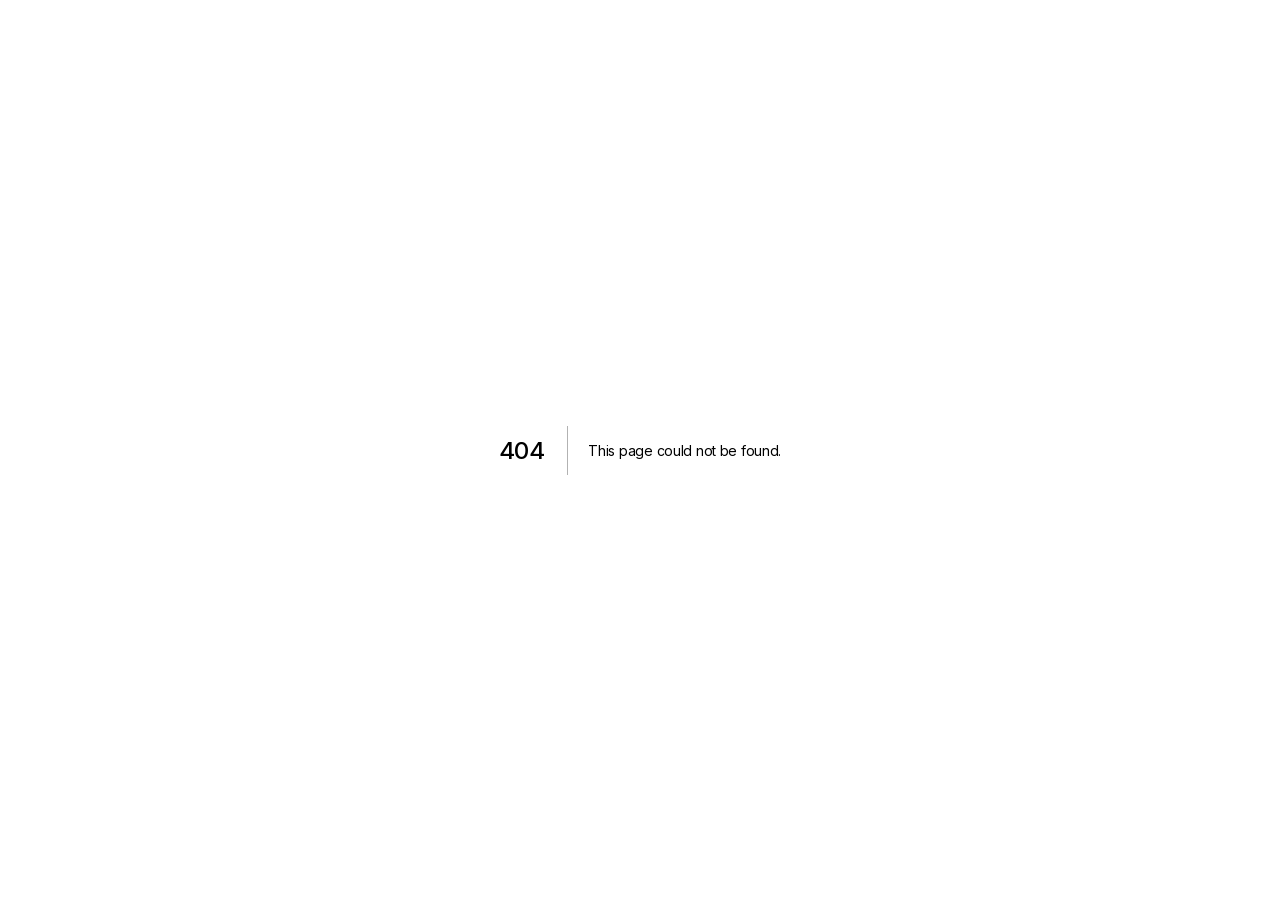
<file: 404/index.html>
<!DOCTYPE html><!--U6UcFWZ_RxDl7Aa_qv_Wx--><html lang="pt-BR"><head><meta charSet="utf-8"/><meta name="viewport" content="width=device-width, initial-scale=1"/><link rel="stylesheet" href="/_next/static/chunks/51943c7dafcf0f95.css" data-precedence="next"/><link rel="preload" as="script" fetchPriority="low" href="/_next/static/chunks/465f799faf41e6df.js"/><script src="/_next/static/chunks/f2f58a7e93290fbb.js" async=""></script><script src="/_next/static/chunks/dd0f1427c023f099.js" async=""></script><script src="/_next/static/chunks/turbopack-6cf44a6621f324cd.js" async=""></script><script src="/_next/static/chunks/2f236954d6a65e12.js" async=""></script><meta name="robots" content="noindex"/><meta name="next-size-adjust" content=""/><title>404: This page could not be found.</title><title>Curriculo | Portfolio</title><meta name="description" content="Curriculo moderno e chamativo com foco em impacto e clareza."/><script src="/_next/static/chunks/a6dad97d9634a72d.js" noModule=""></script></head><body class="inter_3645cf4d-module__-KQRRa__variable jetbrains_mono_dc177b0e-module__78ed6G__variable antialiased"><div hidden=""><!--$--><!--/$--></div><div aria-hidden="true" class="pointer-events-none fixed inset-0 -z-10 overflow-hidden"><div class="absolute inset-0 bg-grid opacity-[0.35]"></div><div class="float-orb absolute -top-40 right-[-10%] h-[320px] w-[320px] rounded-full bg-[radial-gradient(circle_at_center,rgba(255,111,60,0.35),transparent_70%)] blur-3xl"></div><div class="float-orb float-orb-slow absolute bottom-[-120px] left-[-10%] h-[380px] w-[380px] rounded-full bg-[radial-gradient(circle_at_center,rgba(47,128,237,0.25),transparent_70%)] blur-3xl"></div></div><div class="relative z-10"><div style="font-family:system-ui,&quot;Segoe UI&quot;,Roboto,Helvetica,Arial,sans-serif,&quot;Apple Color Emoji&quot;,&quot;Segoe UI Emoji&quot;;height:100vh;text-align:center;display:flex;flex-direction:column;align-items:center;justify-content:center"><div><style>body{color:#000;background:#fff;margin:0}.next-error-h1{border-right:1px solid rgba(0,0,0,.3)}@media (prefers-color-scheme:dark){body{color:#fff;background:#000}.next-error-h1{border-right:1px solid rgba(255,255,255,.3)}}</style><h1 class="next-error-h1" style="display:inline-block;margin:0 20px 0 0;padding:0 23px 0 0;font-size:24px;font-weight:500;vertical-align:top;line-height:49px">404</h1><div style="display:inline-block"><h2 style="font-size:14px;font-weight:400;line-height:49px;margin:0">This page could not be found.</h2></div></div></div><!--$--><!--/$--></div><script src="/_next/static/chunks/465f799faf41e6df.js" id="_R_" async=""></script><script>(self.__next_f=self.__next_f||[]).push([0])</script><script>self.__next_f.push([1,"1:\"$Sreact.fragment\"\n2:I[39756,[\"/_next/static/chunks/2f236954d6a65e12.js\"],\"default\"]\n3:I[37457,[\"/_next/static/chunks/2f236954d6a65e12.js\"],\"default\"]\n4:I[97367,[\"/_next/static/chunks/2f236954d6a65e12.js\"],\"OutletBoundary\"]\n5:\"$Sreact.suspense\"\n7:I[97367,[\"/_next/static/chunks/2f236954d6a65e12.js\"],\"ViewportBoundary\"]\n9:I[97367,[\"/_next/static/chunks/2f236954d6a65e12.js\"],\"MetadataBoundary\"]\nb:I[68027,[\"/_next/static/chunks/2f236954d6a65e12.js\"],\"default\"]\n:HL[\"/_next/static/chunks/51943c7dafcf0f95.css\",\"style\"]\n"])</script><script>self.__next_f.push([1,"0:{\"P\":null,\"b\":\"U6UcFWZ_RxDl7Aa_qv-Wx\",\"c\":[\"\",\"_not-found\",\"\"],\"q\":\"\",\"i\":false,\"f\":[[[\"\",{\"children\":[\"/_not-found\",{\"children\":[\"__PAGE__\",{}]}]},\"$undefined\",\"$undefined\",true],[[\"$\",\"$1\",\"c\",{\"children\":[[[\"$\",\"link\",\"0\",{\"rel\":\"stylesheet\",\"href\":\"/_next/static/chunks/51943c7dafcf0f95.css\",\"precedence\":\"next\",\"crossOrigin\":\"$undefined\",\"nonce\":\"$undefined\"}],[\"$\",\"script\",\"script-0\",{\"src\":\"/_next/static/chunks/2f236954d6a65e12.js\",\"async\":true,\"nonce\":\"$undefined\"}]],[\"$\",\"html\",null,{\"lang\":\"pt-BR\",\"children\":[\"$\",\"body\",null,{\"className\":\"inter_3645cf4d-module__-KQRRa__variable jetbrains_mono_dc177b0e-module__78ed6G__variable antialiased\",\"children\":[[\"$\",\"div\",null,{\"aria-hidden\":true,\"className\":\"pointer-events-none fixed inset-0 -z-10 overflow-hidden\",\"children\":[[\"$\",\"div\",null,{\"className\":\"absolute inset-0 bg-grid opacity-[0.35]\"}],[\"$\",\"div\",null,{\"className\":\"float-orb absolute -top-40 right-[-10%] h-[320px] w-[320px] rounded-full bg-[radial-gradient(circle_at_center,rgba(255,111,60,0.35),transparent_70%)] blur-3xl\"}],[\"$\",\"div\",null,{\"className\":\"float-orb float-orb-slow absolute bottom-[-120px] left-[-10%] h-[380px] w-[380px] rounded-full bg-[radial-gradient(circle_at_center,rgba(47,128,237,0.25),transparent_70%)] blur-3xl\"}]]}],[\"$\",\"div\",null,{\"className\":\"relative z-10\",\"children\":[\"$\",\"$L2\",null,{\"parallelRouterKey\":\"children\",\"error\":\"$undefined\",\"errorStyles\":\"$undefined\",\"errorScripts\":\"$undefined\",\"template\":[\"$\",\"$L3\",null,{}],\"templateStyles\":\"$undefined\",\"templateScripts\":\"$undefined\",\"notFound\":[[[\"$\",\"title\",null,{\"children\":\"404: This page could not be found.\"}],[\"$\",\"div\",null,{\"style\":{\"fontFamily\":\"system-ui,\\\"Segoe UI\\\",Roboto,Helvetica,Arial,sans-serif,\\\"Apple Color Emoji\\\",\\\"Segoe UI Emoji\\\"\",\"height\":\"100vh\",\"textAlign\":\"center\",\"display\":\"flex\",\"flexDirection\":\"column\",\"alignItems\":\"center\",\"justifyContent\":\"center\"},\"children\":[\"$\",\"div\",null,{\"children\":[[\"$\",\"style\",null,{\"dangerouslySetInnerHTML\":{\"__html\":\"body{color:#000;background:#fff;margin:0}.next-error-h1{border-right:1px solid rgba(0,0,0,.3)}@media (prefers-color-scheme:dark){body{color:#fff;background:#000}.next-error-h1{border-right:1px solid rgba(255,255,255,.3)}}\"}}],[\"$\",\"h1\",null,{\"className\":\"next-error-h1\",\"style\":{\"display\":\"inline-block\",\"margin\":\"0 20px 0 0\",\"padding\":\"0 23px 0 0\",\"fontSize\":24,\"fontWeight\":500,\"verticalAlign\":\"top\",\"lineHeight\":\"49px\"},\"children\":404}],[\"$\",\"div\",null,{\"style\":{\"display\":\"inline-block\"},\"children\":[\"$\",\"h2\",null,{\"style\":{\"fontSize\":14,\"fontWeight\":400,\"lineHeight\":\"49px\",\"margin\":0},\"children\":\"This page could not be found.\"}]}]]}]}]],[]],\"forbidden\":\"$undefined\",\"unauthorized\":\"$undefined\"}]}]]}]}]]}],{\"children\":[[\"$\",\"$1\",\"c\",{\"children\":[null,[\"$\",\"$L2\",null,{\"parallelRouterKey\":\"children\",\"error\":\"$undefined\",\"errorStyles\":\"$undefined\",\"errorScripts\":\"$undefined\",\"template\":[\"$\",\"$L3\",null,{}],\"templateStyles\":\"$undefined\",\"templateScripts\":\"$undefined\",\"notFound\":\"$undefined\",\"forbidden\":\"$undefined\",\"unauthorized\":\"$undefined\"}]]}],{\"children\":[[\"$\",\"$1\",\"c\",{\"children\":[[[\"$\",\"title\",null,{\"children\":\"404: This page could not be found.\"}],[\"$\",\"div\",null,{\"style\":\"$0:f:0:1:0:props:children:1:props:children:props:children:1:props:children:props:notFound:0:1:props:style\",\"children\":[\"$\",\"div\",null,{\"children\":[[\"$\",\"style\",null,{\"dangerouslySetInnerHTML\":{\"__html\":\"body{color:#000;background:#fff;margin:0}.next-error-h1{border-right:1px solid rgba(0,0,0,.3)}@media (prefers-color-scheme:dark){body{color:#fff;background:#000}.next-error-h1{border-right:1px solid rgba(255,255,255,.3)}}\"}}],[\"$\",\"h1\",null,{\"className\":\"next-error-h1\",\"style\":\"$0:f:0:1:0:props:children:1:props:children:props:children:1:props:children:props:notFound:0:1:props:children:props:children:1:props:style\",\"children\":404}],[\"$\",\"div\",null,{\"style\":\"$0:f:0:1:0:props:children:1:props:children:props:children:1:props:children:props:notFound:0:1:props:children:props:children:2:props:style\",\"children\":[\"$\",\"h2\",null,{\"style\":\"$0:f:0:1:0:props:children:1:props:children:props:children:1:props:children:props:notFound:0:1:props:children:props:children:2:props:children:props:style\",\"children\":\"This page could not be found.\"}]}]]}]}]],null,[\"$\",\"$L4\",null,{\"children\":[\"$\",\"$5\",null,{\"name\":\"Next.MetadataOutlet\",\"children\":\"$@6\"}]}]]}],{},null,false,false]},null,false,false]},null,false,false],[\"$\",\"$1\",\"h\",{\"children\":[[\"$\",\"meta\",null,{\"name\":\"robots\",\"content\":\"noindex\"}],[\"$\",\"$L7\",null,{\"children\":\"$L8\"}],[\"$\",\"div\",null,{\"hidden\":true,\"children\":[\"$\",\"$L9\",null,{\"children\":[\"$\",\"$5\",null,{\"name\":\"Next.Metadata\",\"children\":\"$La\"}]}]}],[\"$\",\"meta\",null,{\"name\":\"next-size-adjust\",\"content\":\"\"}]]}],false]],\"m\":\"$undefined\",\"G\":[\"$b\",\"$undefined\"],\"S\":true}\n"])</script><script>self.__next_f.push([1,"8:[[\"$\",\"meta\",\"0\",{\"charSet\":\"utf-8\"}],[\"$\",\"meta\",\"1\",{\"name\":\"viewport\",\"content\":\"width=device-width, initial-scale=1\"}]]\n"])</script><script>self.__next_f.push([1,"6:null\na:[[\"$\",\"title\",\"0\",{\"children\":\"Curriculo | Portfolio\"}],[\"$\",\"meta\",\"1\",{\"name\":\"description\",\"content\":\"Curriculo moderno e chamativo com foco em impacto e clareza.\"}]]\n"])</script></body></html>
</file>
<file: _next/static/chunks/51943c7dafcf0f95.css>
.pointer-events-none{pointer-events:none}.absolute{position:absolute}.fixed{position:fixed}.relative{position:relative}.static{position:static}.right-\[-10\%\]{right:-10%}.bottom-\[-120px\]{bottom:-120px}.left-\[-10\%\]{left:-10%}.-z-10{z-index:calc(10*-1)}.z-10{z-index:10}.contents{display:contents}.hidden{display:none}.h-\[320px\]{height:320px}.h-\[380px\]{height:380px}.w-\[320px\]{width:320px}.w-\[380px\]{width:380px}.overflow-hidden{overflow:hidden}.rounded-full{border-radius:3.40282e38px}.bg-\[radial-gradient\(circle_at_center\,rgba\(47\,128\,237\,0\.25\)\,transparent_70\%\)\]{background-image:radial-gradient(circle,#2f80ed40,#0000 70%)}.bg-\[radial-gradient\(circle_at_center\,rgba\(255\,111\,60\,0\.35\)\,transparent_70\%\)\]{background-image:radial-gradient(circle,#ff6f3c59,#0000 70%)}.antialiased{-webkit-font-smoothing:antialiased;-moz-osx-font-smoothing:grayscale}.opacity-\[0\.35\]{opacity:.35}:root{--bg:#030712;--surface:#0a0f1f;--surface-2:#0e1529;--border:#788fc43d;--text:#e5ebff;--text-soft:#9aa6cf;--accent:#4f7dff;--accent-2:#8d6bff;--success:#2dd4bf}*{box-sizing:border-box}html,body{margin:0;padding:0}html{scroll-behavior:smooth}@keyframes reveal-up{0%{opacity:0;transform:translateY(22px)}to{opacity:1;transform:translate(0)}}@keyframes pulse-grid{0%{transform:translate(0)}50%{transform:translate(-10px,-6px)}to{transform:translate(0)}}@keyframes float-orb{0%{transform:translate(0)scale(1)}50%{transform:translate(-12px,18px)scale(1.08)}to{transform:translate(0)scale(1)}}@layer base{body{min-height:100%;color:var(--text);font-family:var(--font-sans);background:radial-gradient(circle at 50% -10%,#4f7dff4d,transparent 42%),radial-gradient(circle at 20% 30%,#8d6bff21,transparent 36%),var(--bg)}h1,h2,h3,h4{font-family:var(--font-sans);letter-spacing:-.02em;margin:0}code,pre,kbd,samp{font-family:var(--font-mono)}p{margin:0}a{color:inherit;text-decoration:none}}@layer components{.page-shell{width:min(1180px,100vw - 2.2rem);margin:0 auto;padding:0 0 3.5rem}.reveal{opacity:0;animation:.7s cubic-bezier(.2,.7,.2,1) forwards reveal-up;animation-delay:var(--delay,0s)}.site-header{z-index:50;-webkit-backdrop-filter:blur(10px);background:#040a16d6;border-bottom:1px solid #788fc433;margin:0 calc(50% - 50vw);position:sticky;top:0}.site-header-inner{align-items:center;gap:1.1rem;width:100%;min-height:68px;margin:0;padding:.4rem clamp(1rem,3vw,2.6rem);display:flex}.brand{white-space:nowrap}.dev-tag{color:#b8c8ff;letter-spacing:-.03em;text-transform:lowercase;font-size:clamp(1.45rem,1.8vw,1.85rem);font-weight:700;line-height:1}.site-nav{scrollbar-width:none;justify-content:flex-end;align-items:center;gap:.1rem;margin-left:auto;display:flex;overflow-x:auto}.site-nav::-webkit-scrollbar{display:none}.nav-item{color:var(--text-soft);white-space:nowrap;border-radius:.5rem;padding:.46rem .66rem;font-size:.88rem;transition:color .16s,background-color .16s}.nav-item:hover{color:var(--text);background:#4f7dff24}.btn{border:1px solid #0000;border-radius:.85rem;justify-content:center;align-items:center;padding:.78rem 1.22rem;font-size:.9rem;font-weight:700;transition:transform .17s,box-shadow .17s,border-color .17s;display:inline-flex}.btn:hover{transform:translateY(-2px)}.btn-primary{color:#fff;background:linear-gradient(120deg,var(--accent),var(--accent-2));box-shadow:0 16px 28px #4f7dff4d}.btn-secondary{color:#d6defa;background:#10182ce6;border-color:#788fc44d}.btn-cta{color:#fff;background:linear-gradient(120deg,#4f7dff,#7f6cff);min-width:260px;box-shadow:0 20px 32px #4f7dff4d}.md-inline{display:none}.hero{text-align:center;padding:5.6rem 0 4.8rem}.hero-badge{color:#b8c6ef;background:#0e1a33d6;border:1px solid #587cd75c;border-radius:999px;align-items:center;margin-bottom:1.1rem;padding:.42rem .9rem;font-size:.82rem;display:inline-flex}.hero-title{color:#f8fbff;max-width:920px;margin:0 auto;font-size:clamp(2.3rem,6.4vw,5.4rem);line-height:.95}.hero-title span{color:#0000;background:linear-gradient(120deg,#6ea1ff,#9e7bff);-webkit-background-clip:text;background-clip:text}.hero-description{max-width:760px;color:var(--text-soft);margin:1.4rem auto 0;font-size:1.15rem;line-height:1.6}.hero-actions{flex-wrap:wrap;justify-content:center;gap:.8rem;margin-top:2rem;display:flex}.tech-pills{flex-wrap:wrap;justify-content:center;gap:.45rem;margin-top:2rem;display:flex}.pill{color:#b8c5e8;background:#0b1426db;border:1px solid #687daf4d;border-radius:999px;padding:.28rem .72rem;font-size:.76rem}.pill.subtle{background:#0c1422b3;font-size:.72rem}.about-section{grid-template-columns:minmax(0,.85fr) minmax(0,1.15fr);align-items:stretch;gap:1.15rem;display:grid}.about-profile,.about-content{border:1px solid var(--border);background:linear-gradient(145deg,#090f1fe6,#0b1528d6);border-radius:1.2rem;padding:1.3rem}.avatar-shell{background:radial-gradient(circle at 30% 20%,#4f7dff52,#0000 62%),#0d162ae6;border:1px solid #637ec357;border-radius:1rem;place-items:center;min-height:320px;padding:.9rem;display:grid;position:relative}.avatar-core{color:#f4f7ff;background:linear-gradient(140deg,#4f7dff,#8d6bff);border-radius:999px;place-items:center;width:180px;height:180px;font-size:3.2rem;font-weight:800;display:grid;box-shadow:0 18px 36px #4f7dff59}.about-location{color:#cad6f6;margin-top:.9rem;font-size:.92rem}.inline-link{color:#81a7ff;margin-top:.35rem;font-size:.88rem;display:inline-flex}.about-content h2{margin-bottom:1rem;font-size:clamp(1.7rem,2.8vw,2.8rem)}.about-content p{color:var(--text-soft);margin-top:.66rem;font-size:.98rem;line-height:1.66}.kpi-grid{grid-template-columns:repeat(3,minmax(0,1fr));gap:.62rem;margin-top:1rem;display:grid}.kpi-card{text-align:center;background:#0b1423e6;border:1px solid #6e88c138;border-radius:.9rem;padding:.8rem}.kpi-card strong{color:#f4f7ff;font-size:1.55rem;display:block}.kpi-card span{color:#9ca9cf;margin-top:.3rem;font-size:.75rem;line-height:1.3;display:block}.content-section{margin-top:4.4rem}.section-head{margin-bottom:1.4rem}.section-head span{letter-spacing:.18em;text-transform:uppercase;color:#6f95ff;margin-bottom:.6rem;font-size:.78rem;font-weight:700;display:block}.section-head h2{color:#f5f8ff;font-size:clamp(1.9rem,4vw,3.35rem);line-height:1.02}.section-head.centered{text-align:center}.section-head.centered p{max-width:680px;color:var(--text-soft);margin:.85rem auto 0;font-size:1.03rem;line-height:1.6}.stack-grid{grid-template-columns:repeat(3,minmax(0,1fr));gap:.9rem;display:grid}.glass-card{border:1px solid var(--border);background:linear-gradient(150deg,#0b1222f0,#080e1bdb);border-radius:1rem;padding:1rem;transition:border-color .17s,transform .17s}.glass-card:hover{border-color:#6b85c970;transform:translateY(-3px)}.glass-card h3{color:#f1f5ff;margin-bottom:.82rem;font-size:1.05rem}.glass-card p{color:var(--text-soft);font-size:.9rem;line-height:1.58}.line-list{gap:.46rem;margin:0;padding:0;list-style:none;display:grid}.line-list li{color:#c9d4f4;align-items:center;gap:.52rem;font-size:.92rem;line-height:1.45;display:flex}.line-icon{color:#4f7dff;justify-content:center;align-items:center;width:1rem;min-width:1rem;height:1rem;display:inline-flex}.line-icon svg{width:1rem;height:1rem}.project-grid{grid-template-columns:repeat(2,minmax(0,1fr));gap:.9rem;display:grid}.project-card{border:1px solid var(--border);background:linear-gradient(145deg,#09101ff0,#080e1be6);border-radius:1rem;padding:1.05rem;transition:transform .17s,border-color .17s}.project-card:hover{border-color:#6980c380;transform:translateY(-4px)}.project-top{justify-content:space-between;align-items:flex-start;gap:.8rem;display:flex}.project-top h3{color:#f4f7ff;font-size:1.2rem}.project-top a{color:#9cb7ff;font-size:.84rem;font-weight:700}.project-paragraph{color:var(--text-soft);margin-top:.8rem;font-size:.94rem;line-height:1.58}.project-label{color:#b9c7ed;margin-top:.56rem;font-size:.86rem;line-height:1.48}.project-label span{color:#50e6c4;font-weight:700}.tag-row{flex-wrap:wrap;gap:.42rem;margin-top:.8rem;display:flex}.card-grid{grid-template-columns:repeat(3,minmax(0,1fr));gap:.9rem;display:grid}.card-grid.compact{grid-template-columns:repeat(2,minmax(0,1fr))}.cert-shell{background:linear-gradient(140deg,#0f1931f2,#0a1222e6);border:1px solid #7089c957;border-radius:1rem;margin-top:.95rem;padding:1rem}.cert-shell h3{color:#f4f7ff;margin-bottom:.72rem;font-size:1.03rem}.cert-shell ul{gap:.45rem;margin:0;padding:0;list-style:none;display:grid}.cert-shell li{color:#bbcaef;grid-template-columns:auto 1fr;gap:.48rem;font-size:.88rem;line-height:1.5;display:grid}.cert-shell li:before{content:"";background:#6f95ff;border-radius:999px;width:.38rem;height:.38rem;margin-top:.42rem}.contact-section{border-top:1px solid #566b9d4d;margin-top:4.8rem;padding:2.8rem 1rem 3rem}.contact-links{flex-wrap:wrap;justify-content:center;gap:.6rem;margin-top:1.4rem;display:flex}.contact-links a{color:#d0dcfb;background:#0a1223db;border:1px solid #728bc54d;border-radius:.75rem;padding:.56rem .92rem;font-size:.88rem}.contact-section .btn-cta{margin:1.4rem auto 0;display:inline-flex}.site-footer{color:#8392b9;border-top:1px solid #586b9640;flex-wrap:wrap;justify-content:space-between;gap:.7rem;margin-top:3rem;padding-top:1rem;font-size:.8rem;display:flex}.footer-end-tag{margin-left:0}.float-orb{animation:11s ease-in-out infinite float-orb}.float-orb-slow{animation-duration:16s;animation-delay:.5s}}@layer utilities{.bg-grid{background-image:linear-gradient(90deg,#41568426 1px,#0000 1px),linear-gradient(#41568426 1px,#0000 1px);background-size:56px 56px;animation:16s ease-in-out infinite pulse-grid}}@media (min-width:1025px){.md-inline{display:inline-flex}}@media (max-width:1024px){.about-section{grid-template-columns:1fr}.stack-grid,.card-grid{grid-template-columns:repeat(2,minmax(0,1fr))}.project-grid,.card-grid.compact{grid-template-columns:1fr}}@media (max-width:700px){.page-shell{width:min(1180px,100vw - 1.2rem)}.site-header{top:0}.site-header-inner{width:100%;min-height:62px;padding:.3rem .8rem}.hero{padding:4rem 0 3rem}.hero-description{font-size:1rem}.kpi-grid,.stack-grid,.card-grid{grid-template-columns:1fr}.contact-section .btn-cta{width:100%}.footer-end-tag{margin-left:0}}@media (prefers-reduced-motion:reduce){*,:before,:after{transition-duration:1ms!important;animation-duration:1ms!important;animation-iteration-count:1!important}}
@font-face{font-family:Inter;font-style:normal;font-weight:100 900;font-display:swap;src:url(../media/2c55a0e60120577a-s.2a48534a.woff2)format("woff2");unicode-range:U+460-52F,U+1C80-1C8A,U+20B4,U+2DE0-2DFF,U+A640-A69F,U+FE2E-FE2F}@font-face{font-family:Inter;font-style:normal;font-weight:100 900;font-display:swap;src:url(../media/9c72aa0f40e4eef8-s.18a48cbc.woff2)format("woff2");unicode-range:U+301,U+400-45F,U+490-491,U+4B0-4B1,U+2116}@font-face{font-family:Inter;font-style:normal;font-weight:100 900;font-display:swap;src:url(../media/ad66f9afd8947f86-s.7a40eb73.woff2)format("woff2");unicode-range:U+1F??}@font-face{font-family:Inter;font-style:normal;font-weight:100 900;font-display:swap;src:url(../media/5476f68d60460930-s.c995e352.woff2)format("woff2");unicode-range:U+370-377,U+37A-37F,U+384-38A,U+38C,U+38E-3A1,U+3A3-3FF}@font-face{font-family:Inter;font-style:normal;font-weight:100 900;font-display:swap;src:url(../media/2bbe8d2671613f1f-s.76dcb0b2.woff2)format("woff2");unicode-range:U+102-103,U+110-111,U+128-129,U+168-169,U+1A0-1A1,U+1AF-1B0,U+300-301,U+303-304,U+308-309,U+323,U+329,U+1EA0-1EF9,U+20AB}@font-face{font-family:Inter;font-style:normal;font-weight:100 900;font-display:swap;src:url(../media/1bffadaabf893a1e-s.7cd81963.woff2)format("woff2");unicode-range:U+100-2BA,U+2BD-2C5,U+2C7-2CC,U+2CE-2D7,U+2DD-2FF,U+304,U+308,U+329,U+1D00-1DBF,U+1E00-1E9F,U+1EF2-1EFF,U+2020,U+20A0-20AB,U+20AD-20C0,U+2113,U+2C60-2C7F,U+A720-A7FF}@font-face{font-family:Inter;font-style:normal;font-weight:100 900;font-display:swap;src:url(../media/83afe278b6a6bb3c-s.p.3a6ba036.woff2)format("woff2");unicode-range:U+??,U+131,U+152-153,U+2BB-2BC,U+2C6,U+2DA,U+2DC,U+304,U+308,U+329,U+2000-206F,U+20AC,U+2122,U+2191,U+2193,U+2212,U+2215,U+FEFF,U+FFFD}@font-face{font-family:Inter Fallback;src:local(Arial);ascent-override:90.44%;descent-override:22.52%;line-gap-override:0.0%;size-adjust:107.12%}.inter_3645cf4d-module__-KQRRa__className{font-family:Inter,Inter Fallback;font-style:normal}.inter_3645cf4d-module__-KQRRa__variable{--font-sans:"Inter","Inter Fallback"}
@font-face{font-family:JetBrains Mono;font-style:normal;font-weight:100 800;font-display:swap;src:url(../media/13bf9871fe164e7f-s.f2220059.woff2)format("woff2");unicode-range:U+460-52F,U+1C80-1C8A,U+20B4,U+2DE0-2DFF,U+A640-A69F,U+FE2E-FE2F}@font-face{font-family:JetBrains Mono;font-style:normal;font-weight:100 800;font-display:swap;src:url(../media/cc545e633e20c56d-s.f6f1950f.woff2)format("woff2");unicode-range:U+301,U+400-45F,U+490-491,U+4B0-4B1,U+2116}@font-face{font-family:JetBrains Mono;font-style:normal;font-weight:100 800;font-display:swap;src:url(../media/71b036adf157cdcf-s.bd5f4d11.woff2)format("woff2");unicode-range:U+370-377,U+37A-37F,U+384-38A,U+38C,U+38E-3A1,U+3A3-3FF}@font-face{font-family:JetBrains Mono;font-style:normal;font-weight:100 800;font-display:swap;src:url(../media/89b21bb081cb7469-s.51c18f09.woff2)format("woff2");unicode-range:U+102-103,U+110-111,U+128-129,U+168-169,U+1A0-1A1,U+1AF-1B0,U+300-301,U+303-304,U+308-309,U+323,U+329,U+1EA0-1EF9,U+20AB}@font-face{font-family:JetBrains Mono;font-style:normal;font-weight:100 800;font-display:swap;src:url(../media/3fe682a82f50d426-s.23358719.woff2)format("woff2");unicode-range:U+100-2BA,U+2BD-2C5,U+2C7-2CC,U+2CE-2D7,U+2DD-2FF,U+304,U+308,U+329,U+1D00-1DBF,U+1E00-1E9F,U+1EF2-1EFF,U+2020,U+20A0-20AB,U+20AD-20C0,U+2113,U+2C60-2C7F,U+A720-A7FF}@font-face{font-family:JetBrains Mono;font-style:normal;font-weight:100 800;font-display:swap;src:url(../media/70bc3e132a0a741e-s.p.15008bfb.woff2)format("woff2");unicode-range:U+??,U+131,U+152-153,U+2BB-2BC,U+2C6,U+2DA,U+2DC,U+304,U+308,U+329,U+2000-206F,U+20AC,U+2122,U+2191,U+2193,U+2212,U+2215,U+FEFF,U+FFFD}@font-face{font-family:JetBrains Mono Fallback;src:local(Arial);ascent-override:75.79%;descent-override:22.29%;line-gap-override:0.0%;size-adjust:134.59%}.jetbrains_mono_dc177b0e-module__78ed6G__className{font-family:JetBrains Mono,JetBrains Mono Fallback;font-style:normal}.jetbrains_mono_dc177b0e-module__78ed6G__variable{--font-mono:"JetBrains Mono","JetBrains Mono Fallback"}
</file>
